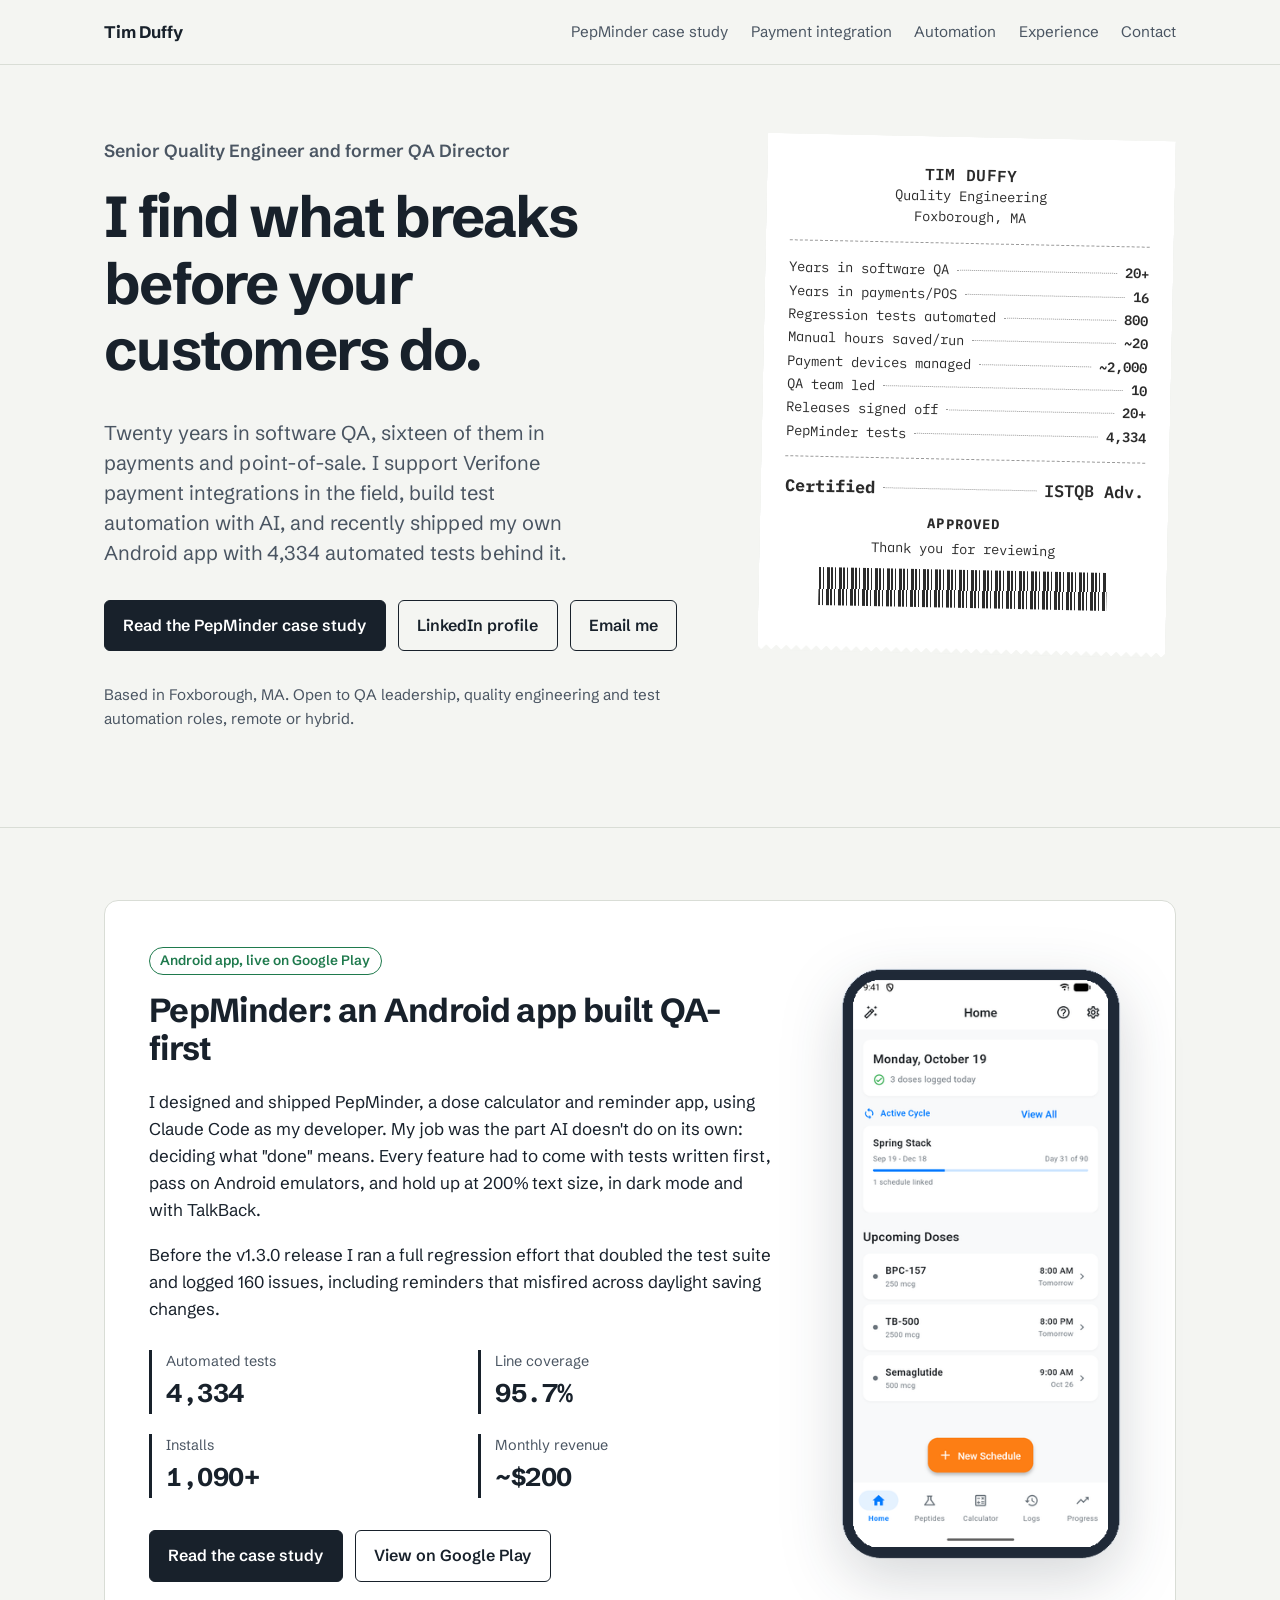
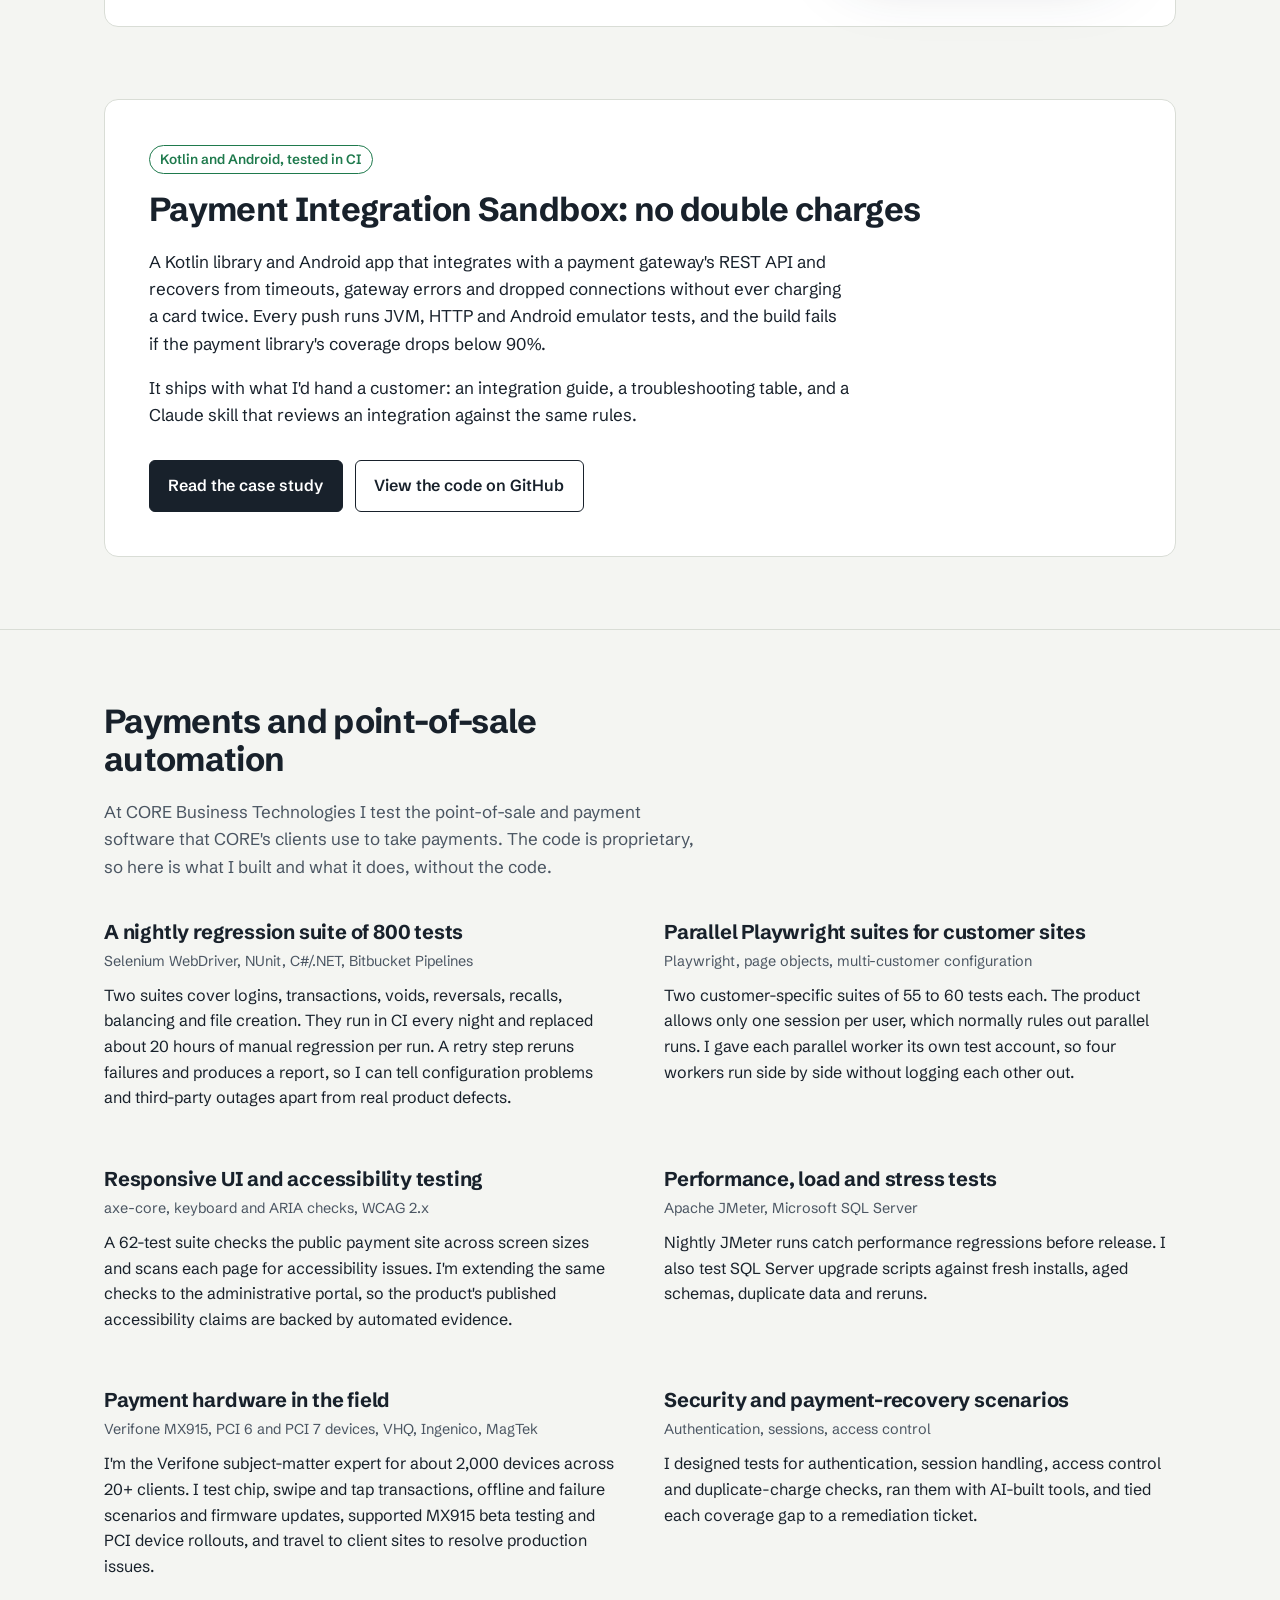
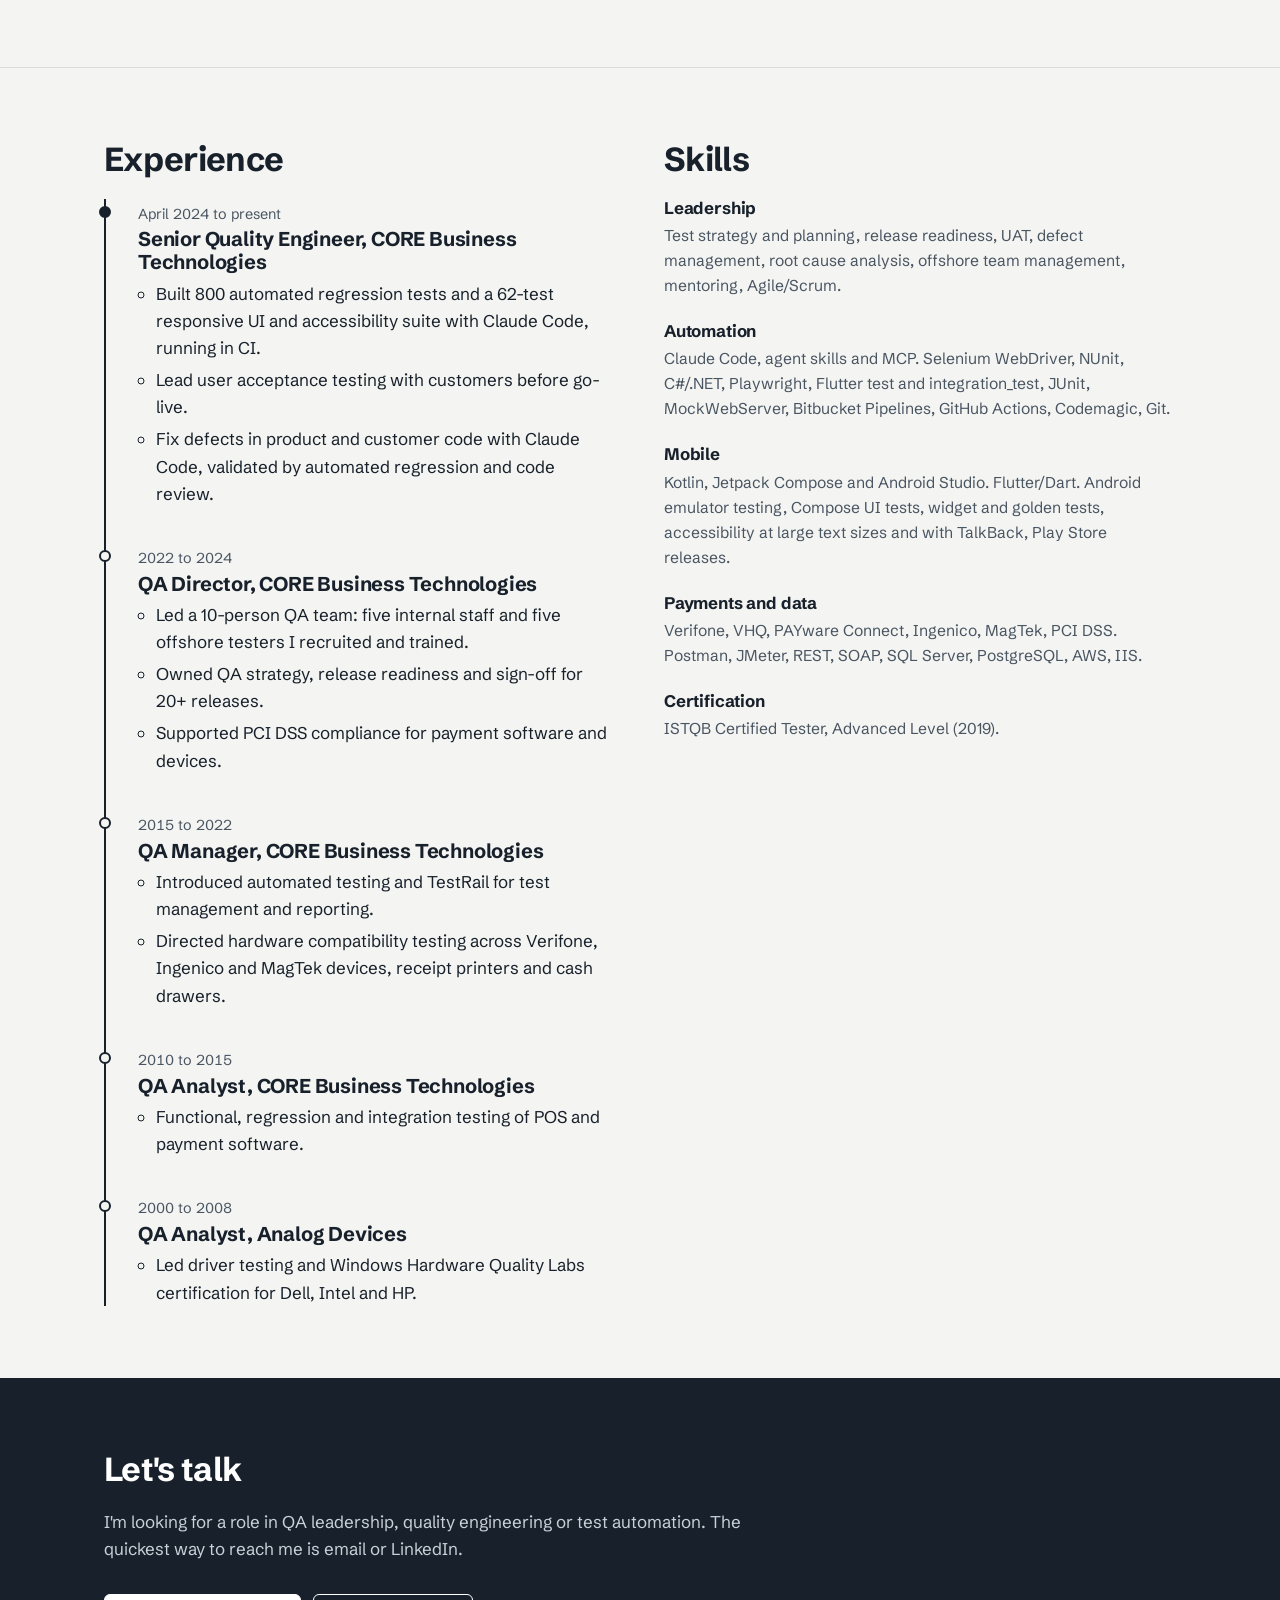
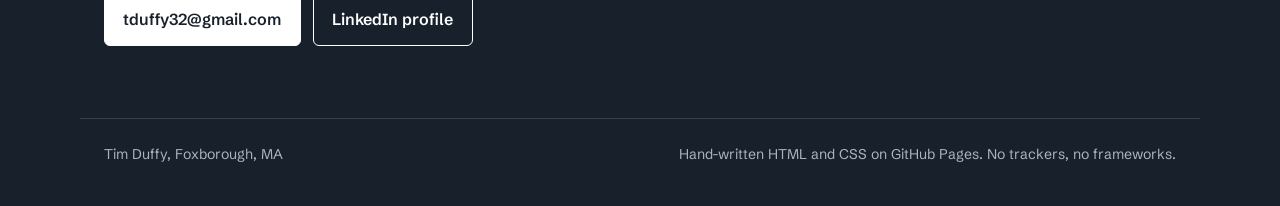
<file: index.html>
<!DOCTYPE html>
<html lang="en">
<head>
<meta charset="utf-8">
<meta name="viewport" content="width=device-width, initial-scale=1">
<title>Tim Duffy, Senior Quality Engineer</title>
<meta name="description" content="Tim Duffy: 20+ years in software QA, 16 in payments and point-of-sale. QA leadership, AI-assisted test automation, and PepMinder, an Android app shipped with 4,334 automated tests.">
<meta property="og:title" content="Tim Duffy, Senior Quality Engineer">
<meta property="og:description" content="QA leadership, payments and POS testing, AI-assisted automation, and an Android app shipped with 4,334 automated tests.">
<meta property="og:type" content="website">
<link rel="preconnect" href="https://fonts.googleapis.com">
<link rel="preconnect" href="https://fonts.gstatic.com" crossorigin>
<link href="https://fonts.googleapis.com/css2?family=IBM+Plex+Mono:wght@400;600;700&family=Schibsted+Grotesk:wght@400;600;700&display=swap" rel="stylesheet">
<link rel="stylesheet" href="assets/site.css">
<link rel="icon" href="data:image/svg+xml,%3Csvg xmlns='http://www.w3.org/2000/svg' viewBox='0 0 32 32'%3E%3Crect width='32' height='32' rx='6' fill='%2318212b'/%3E%3Cpath d='M9 16.5l4.5 4.5L23 11.5' stroke='%23fff' stroke-width='3.2' fill='none' stroke-linecap='round' stroke-linejoin='round'/%3E%3C/svg%3E">
</head>
<body>
<a class="skip" href="#main">Skip to content</a>

<header class="site-head">
  <div class="wrap">
    <a class="brand" href="./">Tim Duffy</a>
    <nav class="site-nav" aria-label="Main">
      <a href="work/pepminder/">PepMinder case study</a>
      <a href="work/payment-sandbox/">Payment integration</a>
      <a href="#automation">Automation</a>
      <a href="#experience">Experience</a>
      <a href="#contact">Contact</a>
    </nav>
  </div>
</header>

<main id="main">

  <section class="hero" aria-labelledby="hero-title">
    <div class="wrap">
      <div>
        <p class="hero-role">Senior Quality Engineer and former QA Director</p>
        <h1 id="hero-title">I find what breaks before your customers do.</h1>
        <p class="lede">Twenty years in software QA, sixteen of them in payments and point-of-sale. I support Verifone payment integrations in the field, build test automation with AI, and recently shipped my own Android app with 4,334 automated tests behind it.</p>
        <div class="actions">
          <a class="btn btn-primary" href="work/pepminder/">Read the PepMinder case study</a>
          <a class="btn" href="https://www.linkedin.com/in/timothyduffy-qa">LinkedIn profile</a>
          <a class="btn" href="mailto:tduffy32@gmail.com">Email me</a>
        </div>
        <p class="hero-note">Based in Foxborough, MA. Open to QA leadership, quality engineering and test automation roles, remote or hybrid.</p>
      </div>

      <aside class="receipt" aria-label="Career summary">
        <h2>TIM DUFFY</h2>
        <p class="center">Quality Engineering</p>
        <p class="center">Foxborough, MA</p>
        <hr>
        <dl>
          <div class="line"><dt>Years in software QA</dt><span class="dots"></span><dd>20+</dd></div>
          <div class="line"><dt>Years in payments/POS</dt><span class="dots"></span><dd>16</dd></div>
          <div class="line"><dt>Regression tests automated</dt><span class="dots"></span><dd>800</dd></div>
          <div class="line"><dt>Manual hours saved/run</dt><span class="dots"></span><dd>~20</dd></div>
          <div class="line"><dt>Payment devices managed</dt><span class="dots"></span><dd>~2,000</dd></div>
          <div class="line"><dt>QA team led</dt><span class="dots"></span><dd>10</dd></div>
          <div class="line"><dt>Releases signed off</dt><span class="dots"></span><dd>20+</dd></div>
          <div class="line"><dt>PepMinder tests</dt><span class="dots"></span><dd>4,334</dd></div>
        </dl>
        <hr>
        <dl>
          <div class="line total"><dt>Certified</dt><span class="dots"></span><dd>ISTQB Adv.</dd></div>
        </dl>
        <p class="approved">APPROVED</p>
        <p class="center">Thank you for reviewing</p>
        <div class="barcode" aria-hidden="true"></div>
      </aside>
    </div>
  </section>

  <section id="pepminder" aria-labelledby="pm-title">
    <div class="wrap">
      <div class="feature">
        <div>
          <span class="tag">Android app, live on Google Play</span>
          <h2 id="pm-title">PepMinder: an Android app built QA-first</h2>
          <p>I designed and shipped PepMinder, a dose calculator and reminder app, using Claude Code as my developer. My job was the part AI doesn't do on its own: deciding what "done" means. Every feature had to come with tests written first, pass on Android emulators, and hold up at 200% text size, in dark mode and with TalkBack.</p>
          <p>Before the v1.3.0 release I ran a full regression effort that doubled the test suite and logged 160 issues, including reminders that misfired across daylight saving changes.</p>
          <dl class="facts">
            <div><dt>Automated tests</dt><dd>4,334</dd></div>
            <div><dt>Line coverage</dt><dd>95.7%</dd></div>
            <div><dt>Installs</dt><dd>1,090+</dd></div>
            <div><dt>Monthly revenue</dt><dd>~$200</dd></div>
          </dl>
          <div class="actions">
            <a class="btn btn-primary" href="work/pepminder/">Read the case study</a>
            <a class="btn" href="https://play.google.com/store/apps/details?id=com.pepminder.pep_minder">View on Google Play</a>
          </div>
        </div>
        <img class="feature-phone" src="assets/img/phone-home.png" width="324" height="684" alt="PepMinder home screen on an Android phone, showing today's logged doses, an active cycle and upcoming doses.">
      </div>
    </div>
  </section>


  <section id="payment-sandbox" class="flush" aria-labelledby="ps-title">
    <div class="wrap">
      <div class="feature feature-text">
        <div>
          <span class="tag">Kotlin and Android, tested in CI</span>
          <h2 id="ps-title">Payment Integration Sandbox: no double charges</h2>
          <p>A Kotlin library and Android app that integrates with a payment gateway's REST API and recovers from timeouts, gateway errors and dropped connections without ever charging a card twice. Every push runs JVM, HTTP and Android emulator tests, and the build fails if the payment library's coverage drops below 90%.</p>
          <p>It ships with what I'd hand a customer: an integration guide, a troubleshooting table, and a Claude skill that reviews an integration against the same rules.</p>
          <div class="actions">
            <a class="btn btn-primary" href="work/payment-sandbox/">Read the case study</a>
            <a class="btn" href="https://github.com/productforge-stack/payment-integration-sandbox">View the code on GitHub</a>
          </div>
        </div>
      </div>
    </div>
  </section>

  <section id="automation" aria-labelledby="auto-title">
    <div class="wrap">
      <div class="section-intro">
        <h2 id="auto-title">Payments and point-of-sale automation</h2>
        <p>At CORE Business Technologies I test the point-of-sale and payment software that CORE's clients use to take payments. The code is proprietary, so here is what I built and what it does, without the code.</p>
      </div>
      <div class="work">
        <article>
          <h3>A nightly regression suite of 800 tests</h3>
          <p class="tools">Selenium WebDriver, NUnit, C#/.NET, Bitbucket Pipelines</p>
          <p>Two suites cover logins, transactions, voids, reversals, recalls, balancing and file creation. They run in CI every night and replaced about 20 hours of manual regression per run. A retry step reruns failures and produces a report, so I can tell configuration problems and third-party outages apart from real product defects.</p>
        </article>
        <article>
          <h3>Parallel Playwright suites for customer sites</h3>
          <p class="tools">Playwright, page objects, multi-customer configuration</p>
          <p>Two customer-specific suites of 55 to 60 tests each. The product allows only one session per user, which normally rules out parallel runs. I gave each parallel worker its own test account, so four workers run side by side without logging each other out.</p>
        </article>
        <article>
          <h3>Responsive UI and accessibility testing</h3>
          <p class="tools">axe-core, keyboard and ARIA checks, WCAG 2.x</p>
          <p>A 62-test suite checks the public payment site across screen sizes and scans each page for accessibility issues. I'm extending the same checks to the administrative portal, so the product's published accessibility claims are backed by automated evidence.</p>
        </article>
        <article>
          <h3>Performance, load and stress tests</h3>
          <p class="tools">Apache JMeter, Microsoft SQL Server</p>
          <p>Nightly JMeter runs catch performance regressions before release. I also test SQL Server upgrade scripts against fresh installs, aged schemas, duplicate data and reruns.</p>
        </article>
        <article>
          <h3>Payment hardware in the field</h3>
          <p class="tools">Verifone MX915, PCI 6 and PCI 7 devices, VHQ, Ingenico, MagTek</p>
          <p>I'm the Verifone subject-matter expert for about 2,000 devices across 20+ clients. I test chip, swipe and tap transactions, offline and failure scenarios and firmware updates, supported MX915 beta testing and PCI device rollouts, and travel to client sites to resolve production issues.</p>
        </article>
        <article>
          <h3>Security and payment-recovery scenarios</h3>
          <p class="tools">Authentication, sessions, access control</p>
          <p>I designed tests for authentication, session handling, access control and duplicate-charge checks, ran them with AI-built tools, and tied each coverage gap to a remediation ticket.</p>
        </article>
      </div>
    </div>
  </section>

  <section id="experience" aria-labelledby="exp-title">
    <div class="wrap two-col">
      <div>
        <h2 id="exp-title">Experience</h2>
        <ol class="timeline" reversed>
          <li>
            <span class="when">April 2024 to present</span>
            <h3>Senior Quality Engineer, CORE Business Technologies</h3>
            <ul>
              <li>Built 800 automated regression tests and a 62-test responsive UI and accessibility suite with Claude Code, running in CI.</li>
              <li>Lead user acceptance testing with customers before go-live.</li>
              <li>Fix defects in product and customer code with Claude Code, validated by automated regression and code review.</li>
            </ul>
          </li>
          <li>
            <span class="when">2022 to 2024</span>
            <h3>QA Director, CORE Business Technologies</h3>
            <ul>
              <li>Led a 10-person QA team: five internal staff and five offshore testers I recruited and trained.</li>
              <li>Owned QA strategy, release readiness and sign-off for 20+ releases.</li>
              <li>Supported PCI DSS compliance for payment software and devices.</li>
            </ul>
          </li>
          <li>
            <span class="when">2015 to 2022</span>
            <h3>QA Manager, CORE Business Technologies</h3>
            <ul>
              <li>Introduced automated testing and TestRail for test management and reporting.</li>
              <li>Directed hardware compatibility testing across Verifone, Ingenico and MagTek devices, receipt printers and cash drawers.</li>
            </ul>
          </li>
          <li>
            <span class="when">2010 to 2015</span>
            <h3>QA Analyst, CORE Business Technologies</h3>
            <ul>
              <li>Functional, regression and integration testing of POS and payment software.</li>
            </ul>
          </li>
          <li>
            <span class="when">2000 to 2008</span>
            <h3>QA Analyst, Analog Devices</h3>
            <ul>
              <li>Led driver testing and Windows Hardware Quality Labs certification for Dell, Intel and HP.</li>
            </ul>
          </li>
        </ol>
      </div>
      <div>
        <h2>Skills</h2>
        <div class="skills skills-stack">
          <div>
            <h3>Leadership</h3>
            <p>Test strategy and planning, release readiness, UAT, defect management, root cause analysis, offshore team management, mentoring, Agile/Scrum.</p>
          </div>
          <div>
            <h3>Automation</h3>
            <p>Claude Code, agent skills and MCP. Selenium WebDriver, NUnit, C#/.NET, Playwright, Flutter test and integration_test, JUnit, MockWebServer, Bitbucket Pipelines, GitHub Actions, Codemagic, Git.</p>
          </div>
          <div>
            <h3>Mobile</h3>
            <p>Kotlin, Jetpack Compose and Android Studio. Flutter/Dart. Android emulator testing, Compose UI tests, widget and golden tests, accessibility at large text sizes and with TalkBack, Play Store releases.</p>
          </div>
          <div>
            <h3>Payments and data</h3>
            <p>Verifone, VHQ, PAYware Connect, Ingenico, MagTek, PCI DSS. Postman, JMeter, REST, SOAP, SQL Server, PostgreSQL, AWS, IIS.</p>
          </div>
          <div>
            <h3>Certification</h3>
            <p>ISTQB Certified Tester, Advanced Level (2019).</p>
          </div>
        </div>
      </div>
    </div>
  </section>

  <section id="contact" class="contact" aria-labelledby="contact-title">
    <div class="wrap">
      <h2 id="contact-title">Let's talk</h2>
      <p>I'm looking for a role in QA leadership, quality engineering or test automation. The quickest way to reach me is email or LinkedIn.</p>
      <div class="actions">
        <a class="btn btn-primary" href="mailto:tduffy32@gmail.com">tduffy32@gmail.com</a>
        <a class="btn" href="https://www.linkedin.com/in/timothyduffy-qa">LinkedIn profile</a>
      </div>
    </div>
  </section>
</main>

<footer class="site-foot">
  <div class="wrap">
    <span>Tim Duffy, Foxborough, MA</span>
    <span>Hand-written HTML and CSS on GitHub Pages. No trackers, no frameworks.</span>
  </div>
</footer>
</body>
</html>
</file>
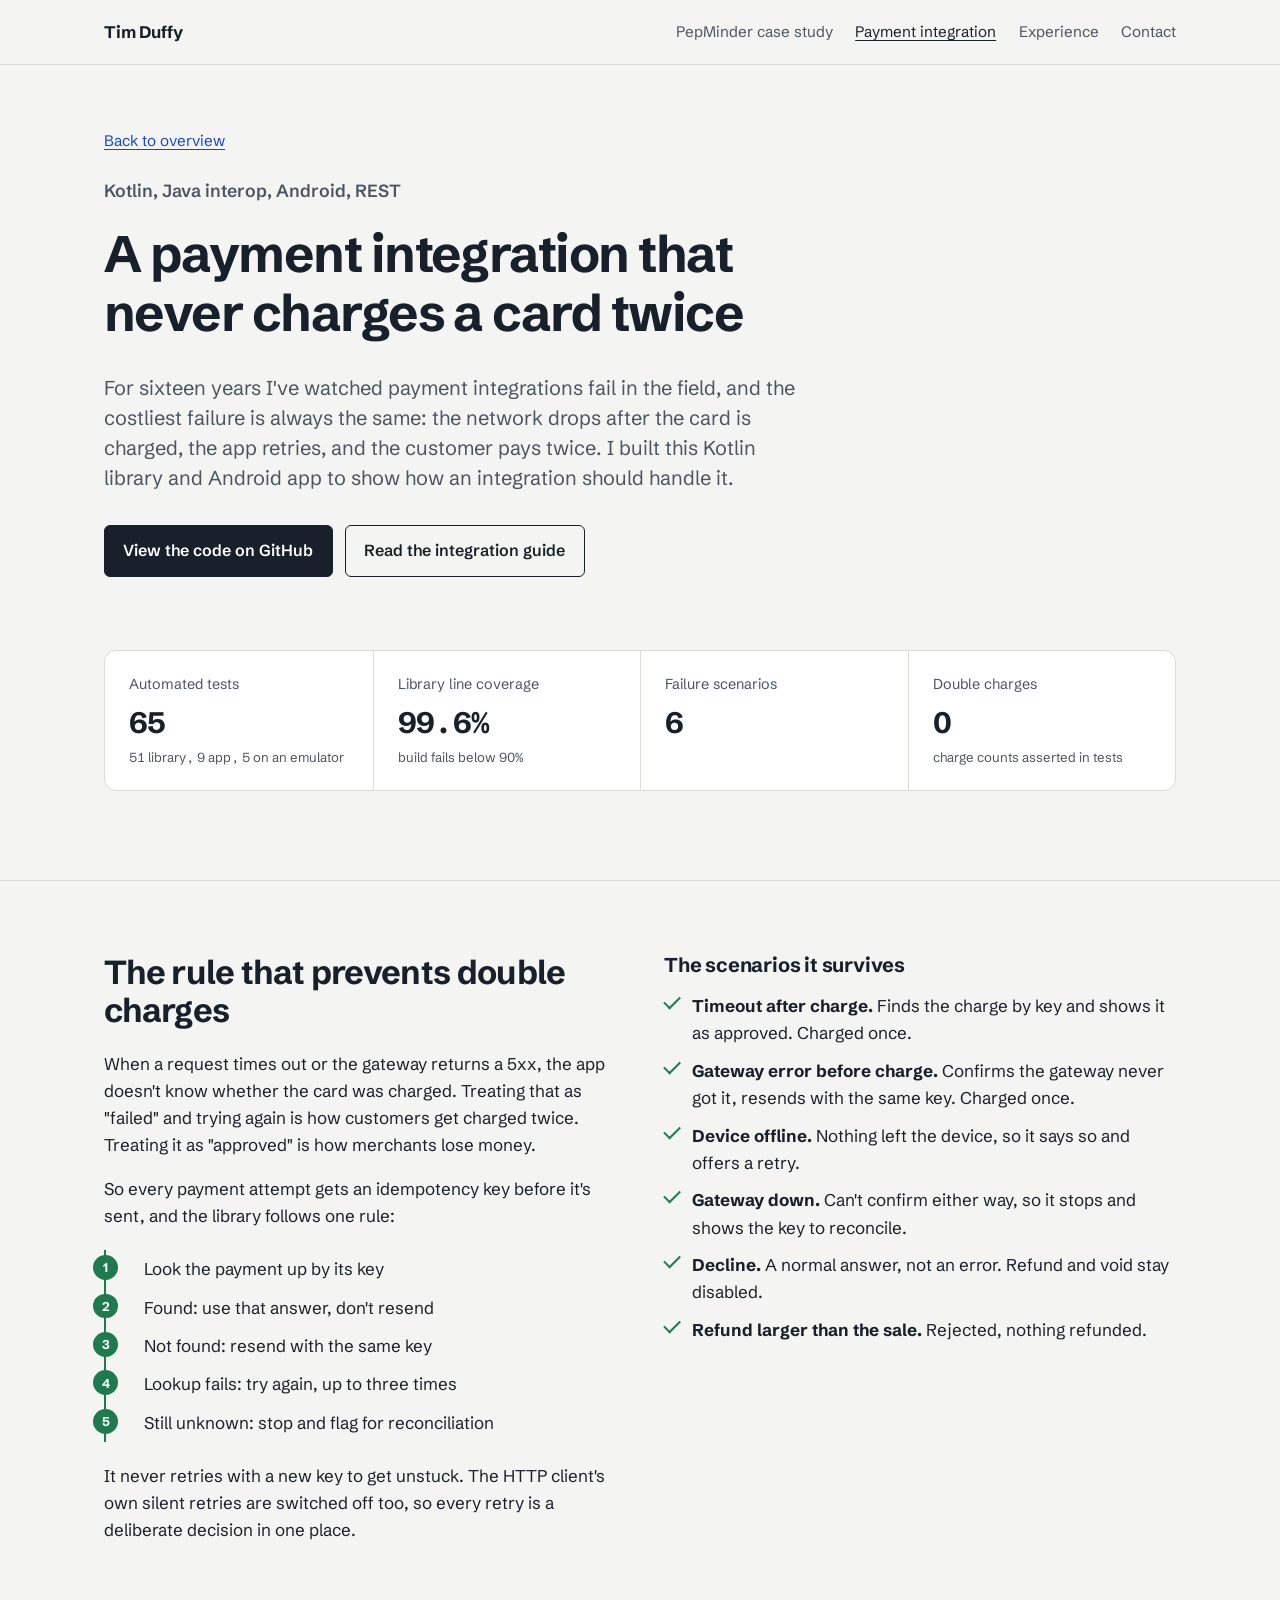
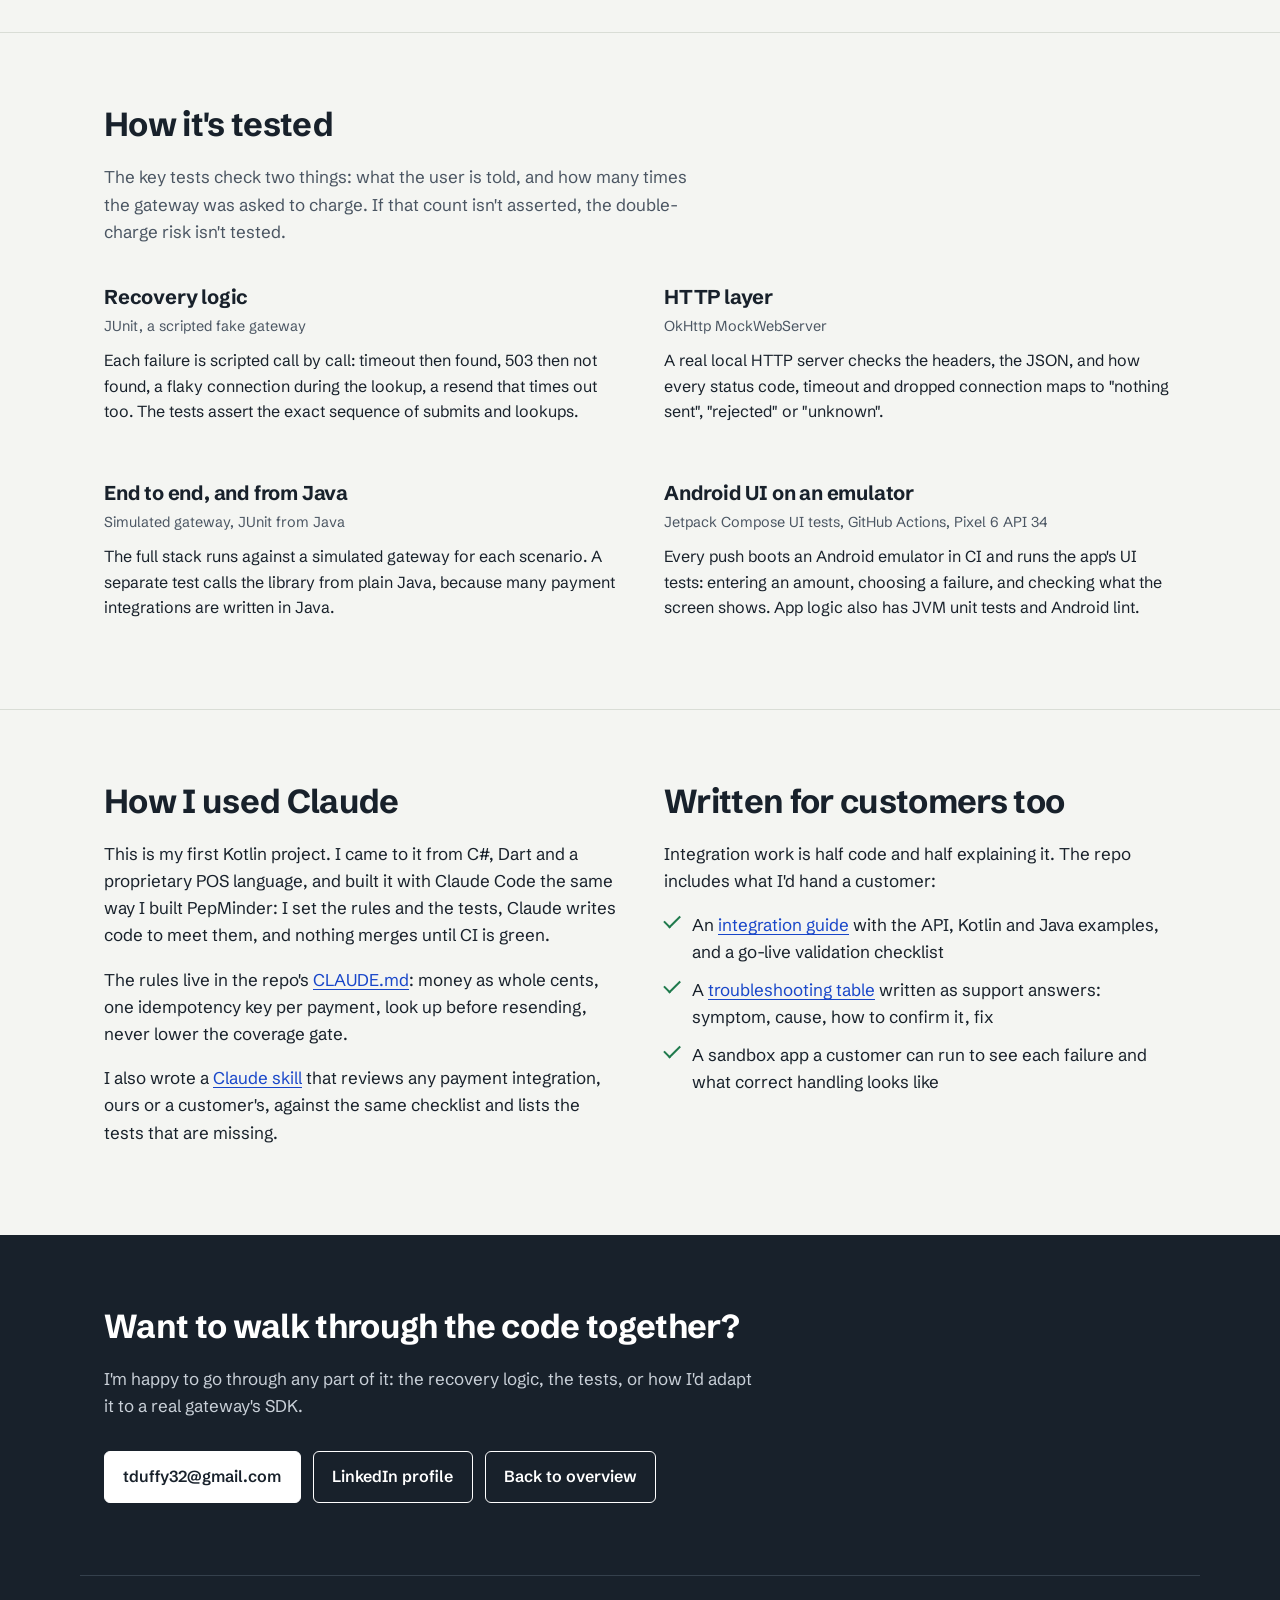
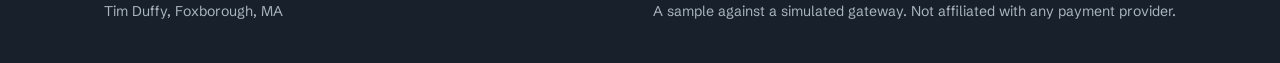
<file: work/payment-sandbox/index.html>
<!DOCTYPE html>
<html lang="en">
<head>
<meta charset="utf-8">
<meta name="viewport" content="width=device-width, initial-scale=1">
<title>Payment Integration Sandbox: Kotlin, Android and safe retries | Tim Duffy</title>
<meta name="description" content="A Kotlin library and Android app that integrates with a payment gateway's REST API and recovers from timeouts without double-charging, tested on the JVM and on an Android emulator in CI.">
<meta property="og:title" content="Payment Integration Sandbox: Kotlin, Android and safe retries">
<meta property="og:description" content="A Kotlin and Android payment integration that never double-charges, with JVM, HTTP and emulator tests in CI.">
<meta property="og:type" content="article">
<link rel="preconnect" href="https://fonts.googleapis.com">
<link rel="preconnect" href="https://fonts.gstatic.com" crossorigin>
<link href="https://fonts.googleapis.com/css2?family=IBM+Plex+Mono:wght@400;600;700&family=Schibsted+Grotesk:wght@400;600;700&display=swap" rel="stylesheet">
<link rel="stylesheet" href="../../assets/site.css">
<link rel="icon" href="data:image/svg+xml,%3Csvg xmlns='http://www.w3.org/2000/svg' viewBox='0 0 32 32'%3E%3Crect width='32' height='32' rx='6' fill='%2318212b'/%3E%3Cpath d='M9 16.5l4.5 4.5L23 11.5' stroke='%23fff' stroke-width='3.2' fill='none' stroke-linecap='round' stroke-linejoin='round'/%3E%3C/svg%3E">
</head>
<body>
<a class="skip" href="#main">Skip to content</a>

<header class="site-head">
  <div class="wrap">
    <a class="brand" href="../../">Tim Duffy</a>
    <nav class="site-nav" aria-label="Main">
      <a href="../pepminder/">PepMinder case study</a>
      <a href="./" aria-current="page">Payment integration</a>
      <a href="../../#experience">Experience</a>
      <a href="../../#contact">Contact</a>
    </nav>
  </div>
</header>

<main id="main">

  <section class="cs-hero cs-hero-text" aria-labelledby="cs-title">
    <div class="wrap">
      <div>
        <p class="crumb"><a href="../../">Back to overview</a></p>
        <p class="hero-role">Kotlin, Java interop, Android, REST</p>
        <h1 id="cs-title">A payment integration that never charges a card twice</h1>
        <p class="lede">For sixteen years I've watched payment integrations fail in the field, and the costliest failure is always the same: the network drops after the card is charged, the app retries, and the customer pays twice. I built this Kotlin library and Android app to show how an integration should handle it.</p>
        <div class="actions">
          <a class="btn btn-primary" href="https://github.com/productforge-stack/payment-integration-sandbox">View the code on GitHub</a>
          <a class="btn" href="https://github.com/productforge-stack/payment-integration-sandbox/blob/main/docs/INTEGRATION_GUIDE.md">Read the integration guide</a>
        </div>
      </div>
    </div>
  </section>

  <section aria-label="Results" class="flush">
    <div class="wrap">
      <dl class="scoreboard">
        <div><dt>Automated tests</dt><dd>65<span class="note">51 library, 9 app, 5 on an emulator</span></dd></div>
        <div><dt>Library line coverage</dt><dd>99.6%<span class="note">build fails below 90%</span></dd></div>
        <div><dt>Failure scenarios</dt><dd>6</dd></div>
        <div><dt>Double charges</dt><dd>0<span class="note">charge counts asserted in tests</span></dd></div>
      </dl>
    </div>
  </section>

  <section aria-labelledby="rule-title">
    <div class="wrap two-col">
      <div class="prose">
        <h2 id="rule-title">The rule that prevents double charges</h2>
        <p>When a request times out or the gateway returns a 5xx, the app doesn't know whether the card was charged. Treating that as "failed" and trying again is how customers get charged twice. Treating it as "approved" is how merchants lose money.</p>
        <p>So every payment attempt gets an idempotency key before it's sent, and the library follows one rule:</p>
        <ol class="pipeline" aria-label="Recovery steps">
          <li>Look the payment up by its key</li>
          <li>Found: use that answer, don't resend</li>
          <li>Not found: resend with the same key</li>
          <li>Lookup fails: try again, up to three times</li>
          <li>Still unknown: stop and flag for reconciliation</li>
        </ol>
        <p>It never retries with a new key to get unstuck. The HTTP client's own silent retries are switched off too, so every retry is a deliberate decision in one place.</p>
      </div>
      <div>
        <h3>The scenarios it survives</h3>
        <ul class="checklist">
          <li><strong>Timeout after charge.</strong> Finds the charge by key and shows it as approved. Charged once.</li>
          <li><strong>Gateway error before charge.</strong> Confirms the gateway never got it, resends with the same key. Charged once.</li>
          <li><strong>Device offline.</strong> Nothing left the device, so it says so and offers a retry.</li>
          <li><strong>Gateway down.</strong> Can't confirm either way, so it stops and shows the key to reconcile.</li>
          <li><strong>Decline.</strong> A normal answer, not an error. Refund and void stay disabled.</li>
          <li><strong>Refund larger than the sale.</strong> Rejected, nothing refunded.</li>
        </ul>
      </div>
    </div>
  </section>

  <section aria-labelledby="test-title">
    <div class="wrap">
      <div class="section-intro">
        <h2 id="test-title">How it's tested</h2>
        <p>The key tests check two things: what the user is told, and how many times the gateway was asked to charge. If that count isn't asserted, the double-charge risk isn't tested.</p>
      </div>
      <div class="work">
        <article>
          <h3>Recovery logic</h3>
          <p class="tools">JUnit, a scripted fake gateway</p>
          <p>Each failure is scripted call by call: timeout then found, 503 then not found, a flaky connection during the lookup, a resend that times out too. The tests assert the exact sequence of submits and lookups.</p>
        </article>
        <article>
          <h3>HTTP layer</h3>
          <p class="tools">OkHttp MockWebServer</p>
          <p>A real local HTTP server checks the headers, the JSON, and how every status code, timeout and dropped connection maps to "nothing sent", "rejected" or "unknown".</p>
        </article>
        <article>
          <h3>End to end, and from Java</h3>
          <p class="tools">Simulated gateway, JUnit from Java</p>
          <p>The full stack runs against a simulated gateway for each scenario. A separate test calls the library from plain Java, because many payment integrations are written in Java.</p>
        </article>
        <article>
          <h3>Android UI on an emulator</h3>
          <p class="tools">Jetpack Compose UI tests, GitHub Actions, Pixel 6 API 34</p>
          <p>Every push boots an Android emulator in CI and runs the app's UI tests: entering an amount, choosing a failure, and checking what the screen shows. App logic also has JVM unit tests and Android lint.</p>
        </article>
      </div>
    </div>
  </section>

  <section aria-labelledby="claude-title">
    <div class="wrap two-col">
      <div class="prose">
        <h2 id="claude-title">How I used Claude</h2>
        <p>This is my first Kotlin project. I came to it from C#, Dart and a proprietary POS language, and built it with Claude Code the same way I built PepMinder: I set the rules and the tests, Claude writes code to meet them, and nothing merges until CI is green.</p>
        <p>The rules live in the repo's <a href="https://github.com/productforge-stack/payment-integration-sandbox/blob/main/CLAUDE.md">CLAUDE.md</a>: money as whole cents, one idempotency key per payment, look up before resending, never lower the coverage gate.</p>
        <p>I also wrote a <a href="https://github.com/productforge-stack/payment-integration-sandbox/blob/main/.claude/skills/payment-integration-review/SKILL.md">Claude skill</a> that reviews any payment integration, ours or a customer's, against the same checklist and lists the tests that are missing.</p>
      </div>
      <div class="prose">
        <h2>Written for customers too</h2>
        <p>Integration work is half code and half explaining it. The repo includes what I'd hand a customer:</p>
        <ul class="checklist">
          <li>An <a href="https://github.com/productforge-stack/payment-integration-sandbox/blob/main/docs/INTEGRATION_GUIDE.md">integration guide</a> with the API, Kotlin and Java examples, and a go-live validation checklist</li>
          <li>A <a href="https://github.com/productforge-stack/payment-integration-sandbox/blob/main/docs/TROUBLESHOOTING.md">troubleshooting table</a> written as support answers: symptom, cause, how to confirm it, fix</li>
          <li>A sandbox app a customer can run to see each failure and what correct handling looks like</li>
        </ul>
      </div>
    </div>
  </section>

  <section id="contact" class="contact" aria-labelledby="contact-title">
    <div class="wrap">
      <h2 id="contact-title">Want to walk through the code together?</h2>
      <p>I'm happy to go through any part of it: the recovery logic, the tests, or how I'd adapt it to a real gateway's SDK.</p>
      <div class="actions">
        <a class="btn btn-primary" href="mailto:tduffy32@gmail.com">tduffy32@gmail.com</a>
        <a class="btn" href="https://www.linkedin.com/in/timothyduffy-qa">LinkedIn profile</a>
        <a class="btn" href="../../">Back to overview</a>
      </div>
    </div>
  </section>
</main>

<footer class="site-foot">
  <div class="wrap">
    <span>Tim Duffy, Foxborough, MA</span>
    <span>A sample against a simulated gateway. Not affiliated with any payment provider.</span>
  </div>
</footer>
</body>
</html>
</file>
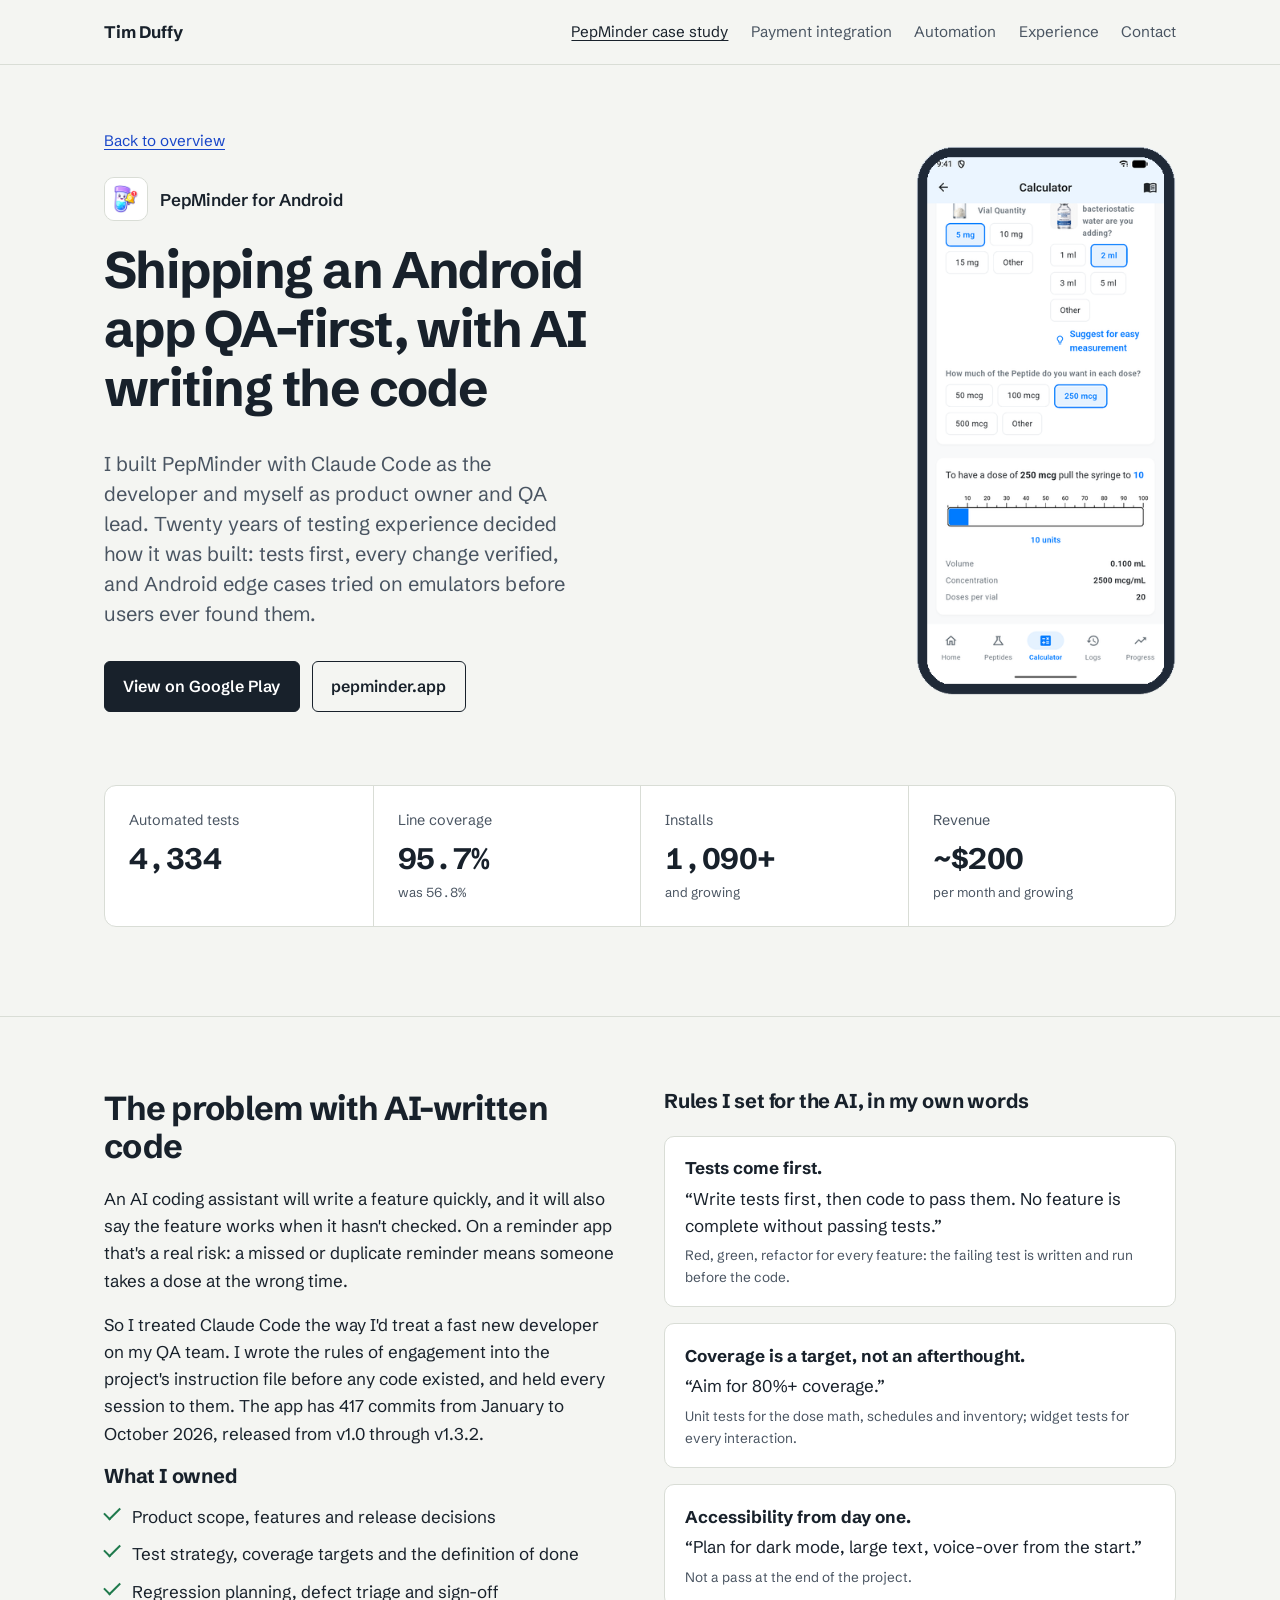
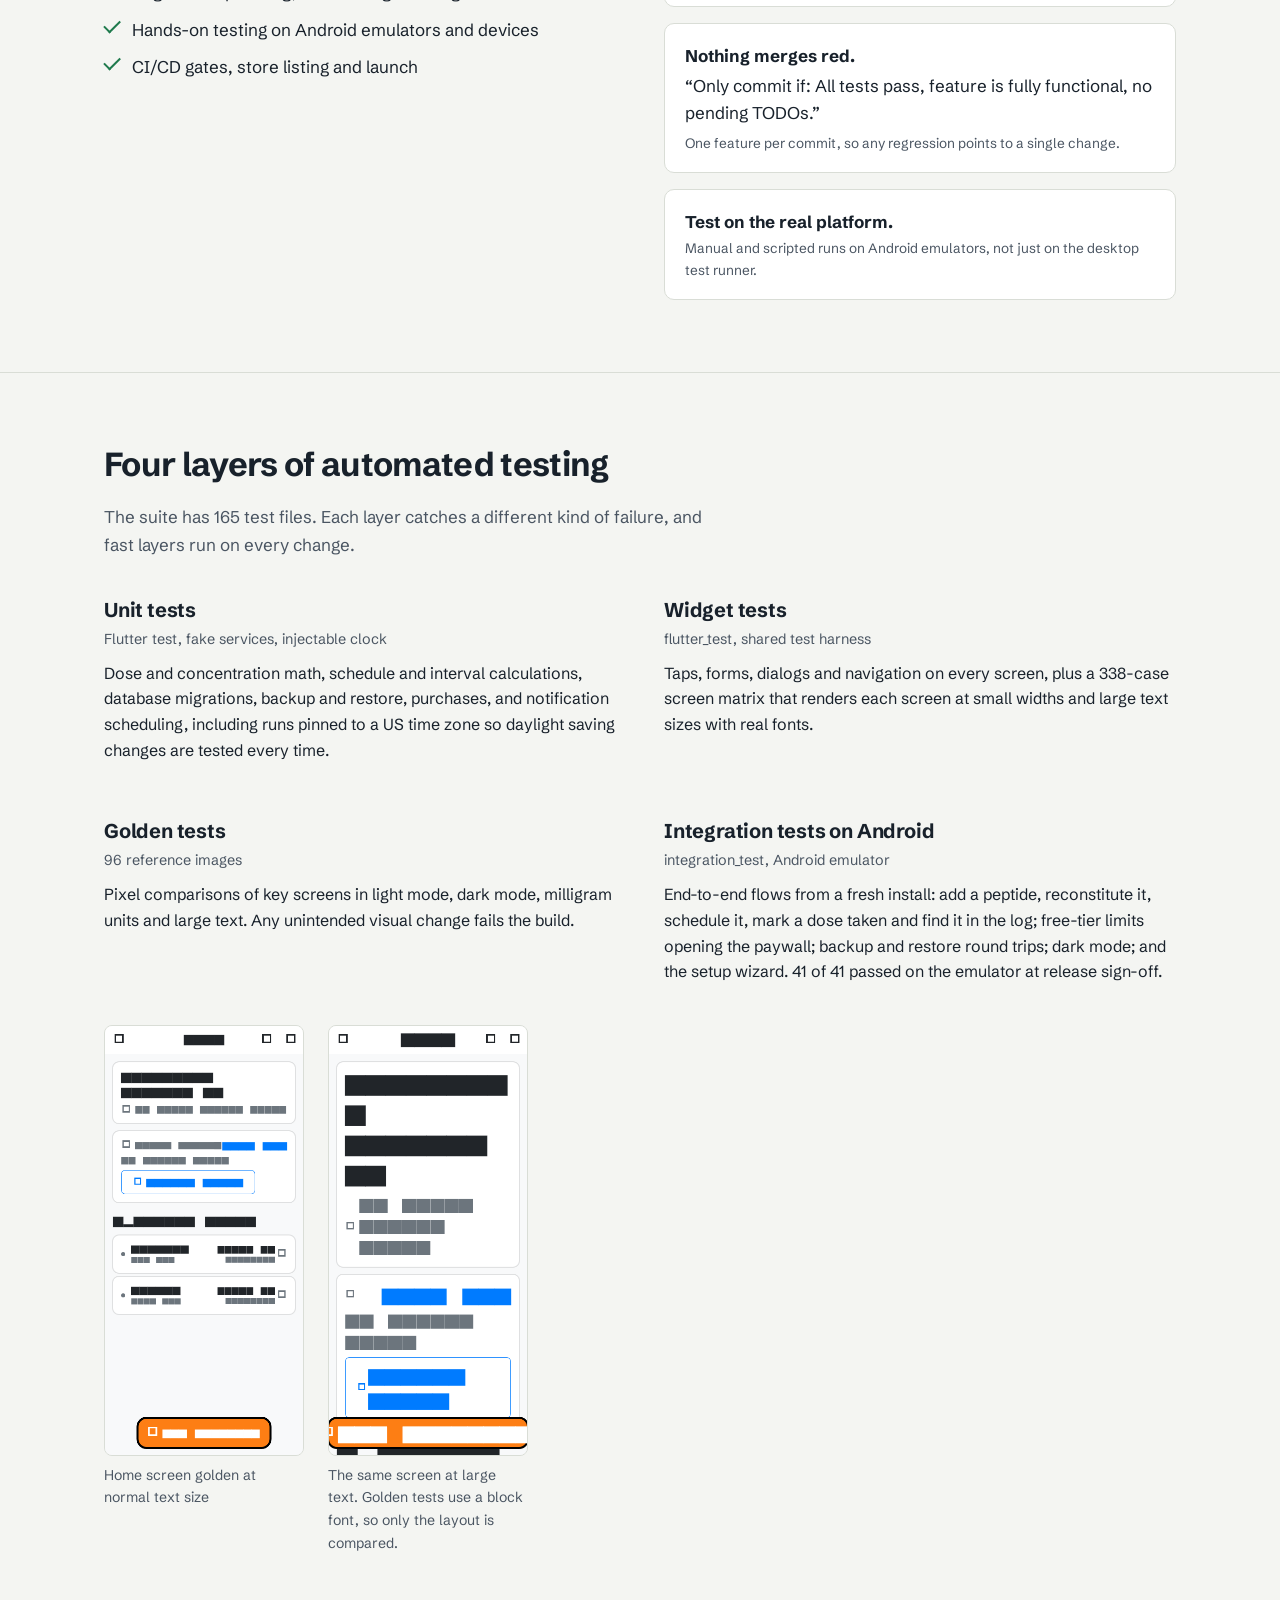
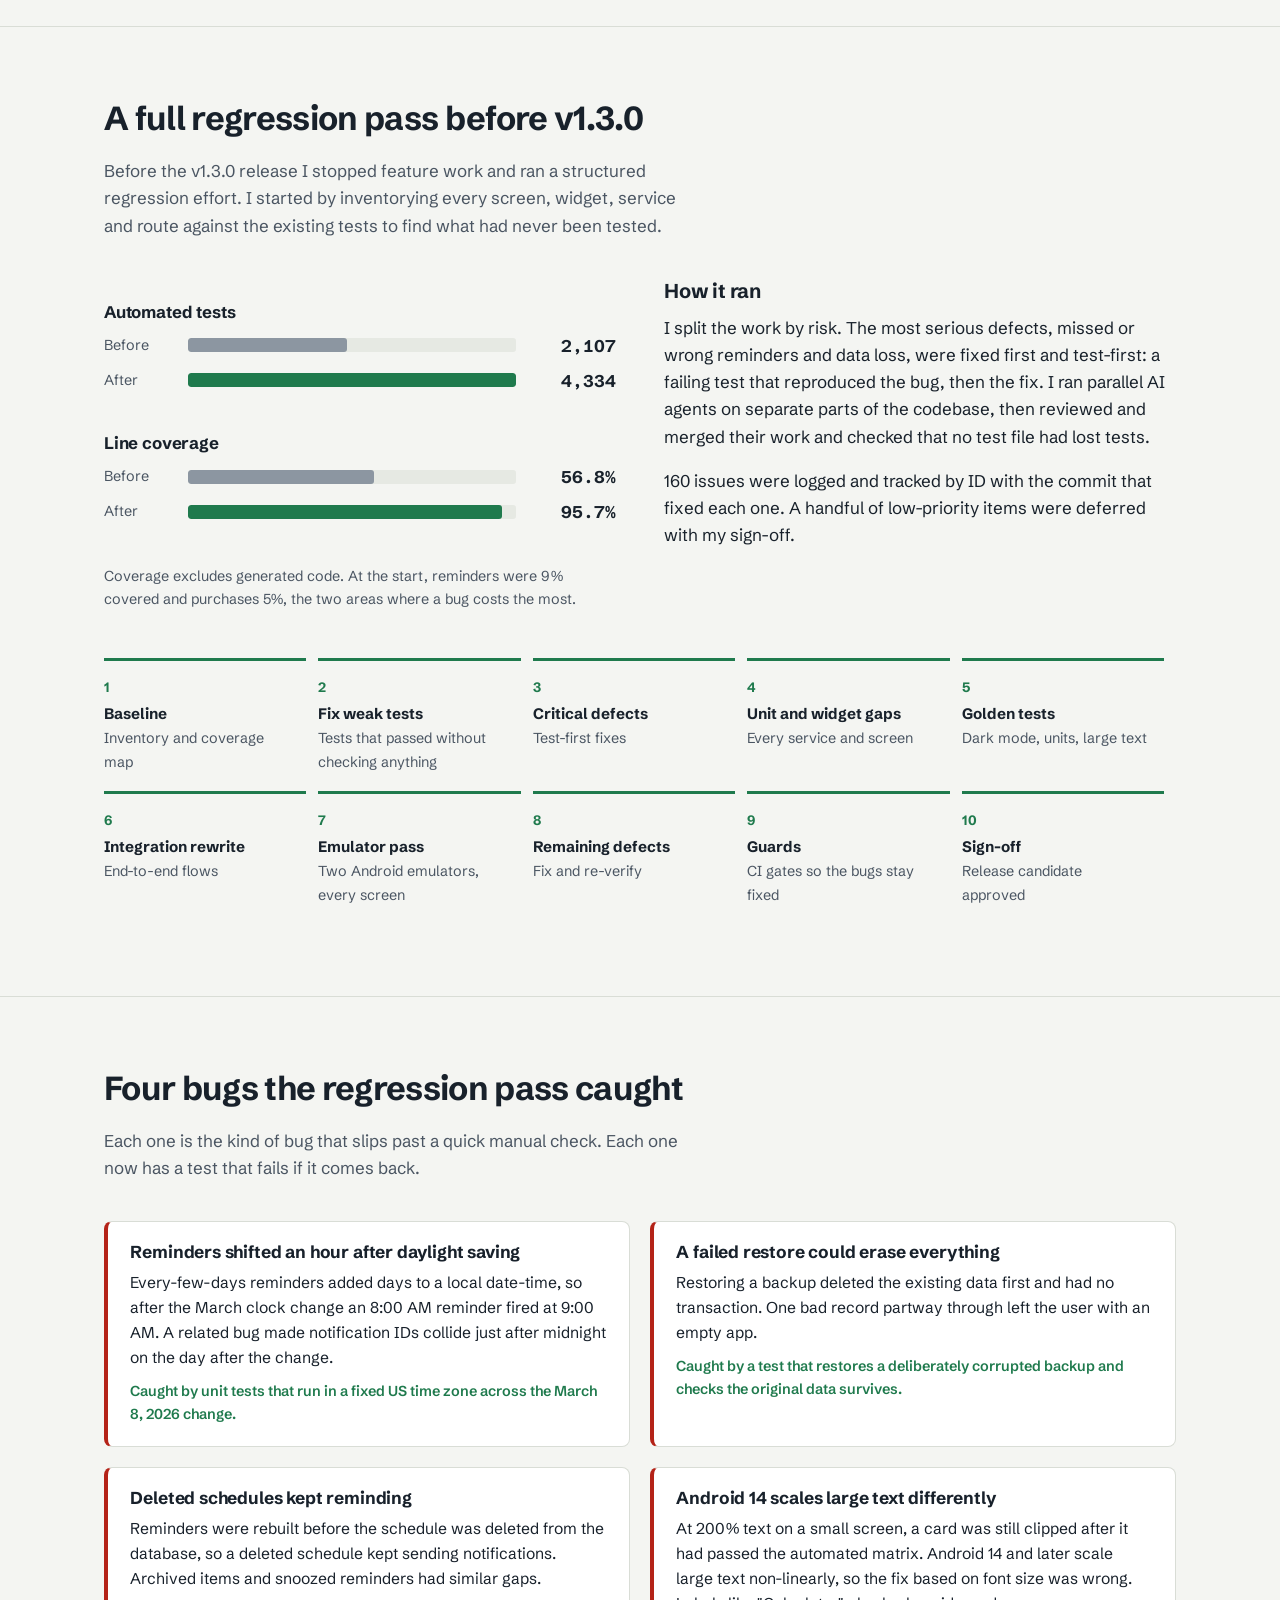
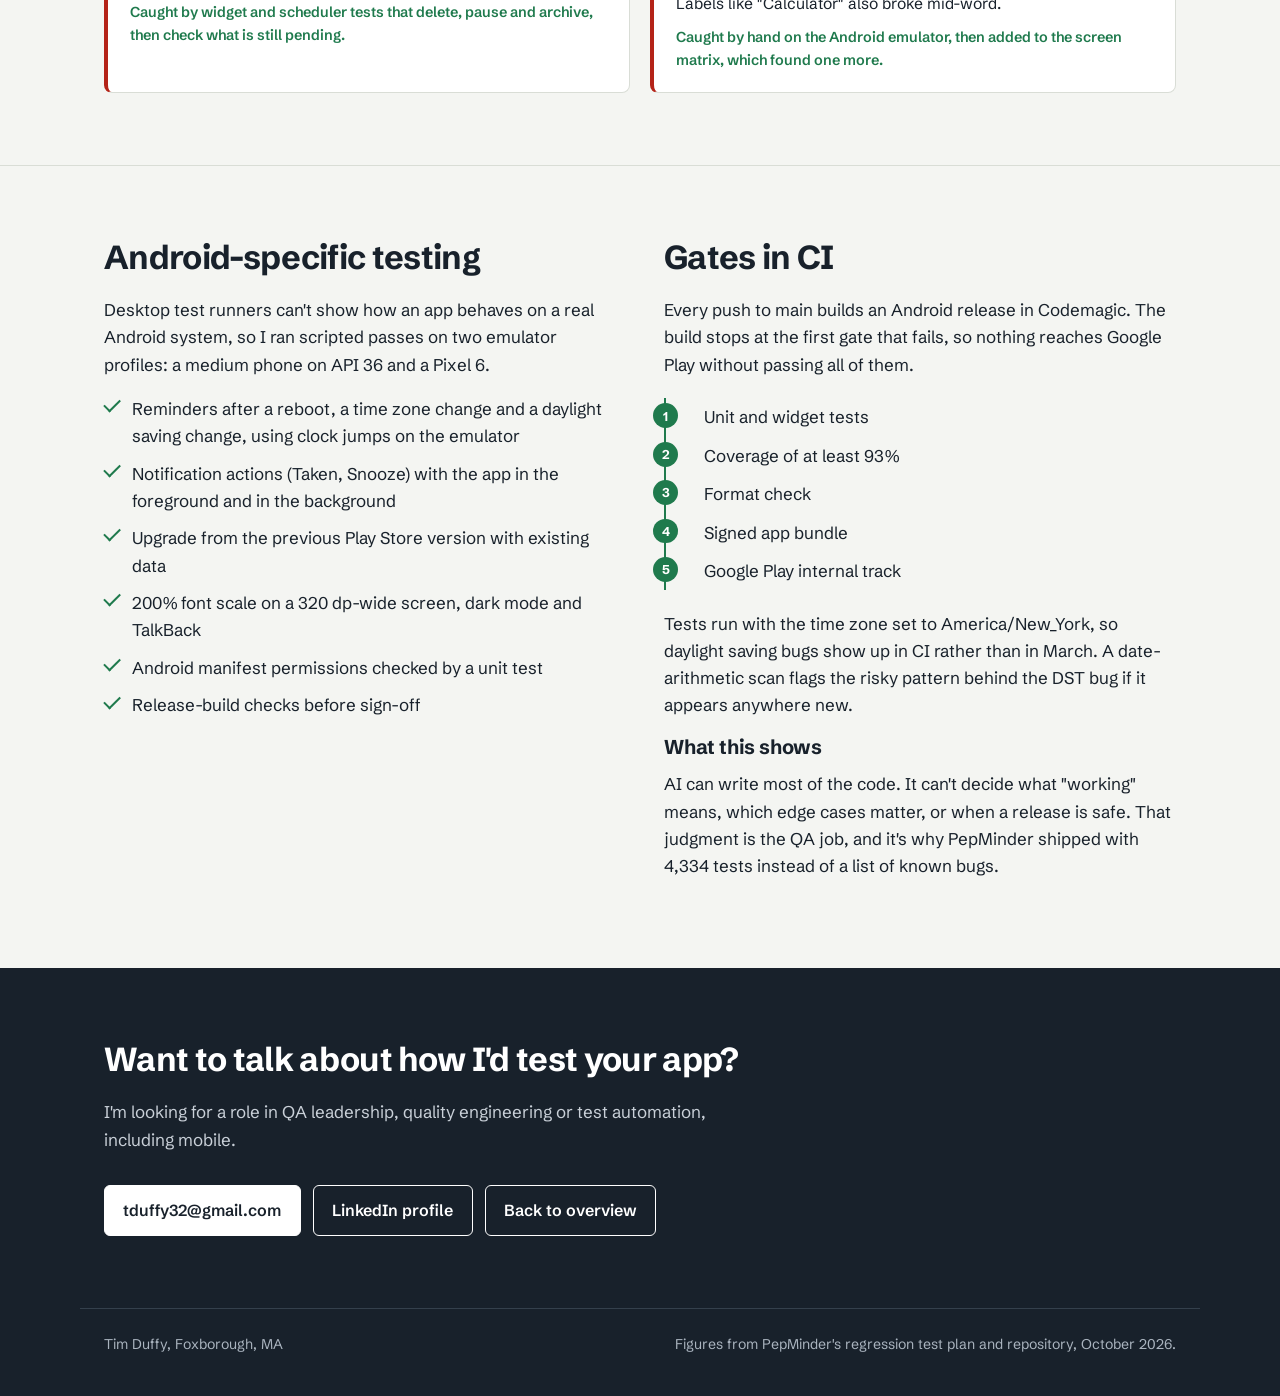
<file: work/pepminder/index.html>
<!DOCTYPE html>
<html lang="en">
<head>
<meta charset="utf-8">
<meta name="viewport" content="width=device-width, initial-scale=1">
<title>PepMinder case study: shipping an Android app QA-first | Tim Duffy</title>
<meta name="description" content="How Tim Duffy shipped PepMinder, an Android app on Google Play, by directing AI development with a QA-first process: test-driven development, 4,334 automated tests, 95.7% coverage and emulator testing.">
<meta property="og:title" content="PepMinder: shipping an Android app QA-first">
<meta property="og:description" content="4,334 automated tests, 95.7% line coverage, 160 issues logged in one regression pass, and 1,090+ installs on Google Play.">
<meta property="og:type" content="article">
<link rel="preconnect" href="https://fonts.googleapis.com">
<link rel="preconnect" href="https://fonts.gstatic.com" crossorigin>
<link href="https://fonts.googleapis.com/css2?family=IBM+Plex+Mono:wght@400;600;700&family=Schibsted+Grotesk:wght@400;600;700&display=swap" rel="stylesheet">
<link rel="stylesheet" href="../../assets/site.css">
<link rel="icon" href="data:image/svg+xml,%3Csvg xmlns='http://www.w3.org/2000/svg' viewBox='0 0 32 32'%3E%3Crect width='32' height='32' rx='6' fill='%2318212b'/%3E%3Cpath d='M9 16.5l4.5 4.5L23 11.5' stroke='%23fff' stroke-width='3.2' fill='none' stroke-linecap='round' stroke-linejoin='round'/%3E%3C/svg%3E">
</head>
<body>
<a class="skip" href="#main">Skip to content</a>

<header class="site-head">
  <div class="wrap">
    <a class="brand" href="../../">Tim Duffy</a>
    <nav class="site-nav" aria-label="Main">
      <a href="./" aria-current="page">PepMinder case study</a>
      <a href="../payment-sandbox/">Payment integration</a>
      <a href="../../#automation">Automation</a>
      <a href="../../#experience">Experience</a>
      <a href="../../#contact">Contact</a>
    </nav>
  </div>
</header>

<main id="main">

  <section class="cs-hero" aria-labelledby="cs-title">
    <div class="wrap">
      <div>
        <p class="crumb"><a href="../../">Back to overview</a></p>
        <div class="app-id"><img src="../../assets/img/pepminder-icon.png" width="44" height="44" alt=""> PepMinder for Android</div>
        <h1 id="cs-title">Shipping an Android app QA-first, with AI writing the code</h1>
        <p class="lede">I built PepMinder with Claude Code as the developer and myself as product owner and QA lead. Twenty years of testing experience decided how it was built: tests first, every change verified, and Android edge cases tried on emulators before users ever found them.</p>
        <div class="actions">
          <a class="btn btn-primary" href="https://play.google.com/store/apps/details?id=com.pepminder.pep_minder">View on Google Play</a>
          <a class="btn" href="https://pepminder.app">pepminder.app</a>
        </div>
      </div>
      <img src="../../assets/img/phone-calculator.png" width="324" height="684" alt="PepMinder's dose calculator on Android, showing a syringe filled to 10 units for a 250 mcg dose.">
    </div>
  </section>

  <section aria-label="Results" style="padding-top:0;border-top:0">
    <div class="wrap">
      <dl class="scoreboard">
        <div><dt>Automated tests</dt><dd>4,334</dd></div>
        <div><dt>Line coverage</dt><dd>95.7%<span class="note">was 56.8%</span></dd></div>
        <div><dt>Installs</dt><dd>1,090+<span class="note">and growing</span></dd></div>
        <div><dt>Revenue</dt><dd>~$200<span class="note">per month and growing</span></dd></div>
      </dl>
    </div>
  </section>

  <section aria-labelledby="role-title">
    <div class="wrap two-col">
      <div class="prose">
        <h2 id="role-title">The problem with AI-written code</h2>
        <p>An AI coding assistant will write a feature quickly, and it will also say the feature works when it hasn't checked. On a reminder app that's a real risk: a missed or duplicate reminder means someone takes a dose at the wrong time.</p>
        <p>So I treated Claude Code the way I'd treat a fast new developer on my QA team. I wrote the rules of engagement into the project's instruction file before any code existed, and held every session to them. The app has 417 commits from January to October 2026, released from v1.0 through v1.3.2.</p>
        <h3>What I owned</h3>
        <ul class="checklist">
          <li>Product scope, features and release decisions</li>
          <li>Test strategy, coverage targets and the definition of done</li>
          <li>Regression planning, defect triage and sign-off</li>
          <li>Hands-on testing on Android emulators and devices</li>
          <li>CI/CD gates, store listing and launch</li>
        </ul>
      </div>
      <div>
        <h3>Rules I set for the AI, in my own words</h3>
        <ol class="rules">
          <li><strong>Tests come first.</strong><q>Write tests first, then code to pass them. No feature is complete without passing tests.</q><span class="src">Red, green, refactor for every feature: the failing test is written and run before the code.</span></li>
          <li><strong>Coverage is a target, not an afterthought.</strong><q>Aim for 80%+ coverage.</q><span class="src">Unit tests for the dose math, schedules and inventory; widget tests for every interaction.</span></li>
          <li><strong>Accessibility from day one.</strong><q>Plan for dark mode, large text, voice-over from the start.</q><span class="src">Not a pass at the end of the project.</span></li>
          <li><strong>Nothing merges red.</strong><q>Only commit if: All tests pass, feature is fully functional, no pending TODOs.</q><span class="src">One feature per commit, so any regression points to a single change.</span></li>
          <li><strong>Test on the real platform.</strong><span class="src" style="margin-top:0">Manual and scripted runs on Android emulators, not just on the desktop test runner.</span></li>
        </ol>
      </div>
    </div>
  </section>

  <section aria-labelledby="layers-title">
    <div class="wrap">
      <div class="section-intro">
        <h2 id="layers-title">Four layers of automated testing</h2>
        <p>The suite has 165 test files. Each layer catches a different kind of failure, and fast layers run on every change.</p>
      </div>
      <div class="work">
        <article>
          <h3>Unit tests</h3>
          <p class="tools">Flutter test, fake services, injectable clock</p>
          <p>Dose and concentration math, schedule and interval calculations, database migrations, backup and restore, purchases, and notification scheduling, including runs pinned to a US time zone so daylight saving changes are tested every time.</p>
        </article>
        <article>
          <h3>Widget tests</h3>
          <p class="tools">flutter_test, shared test harness</p>
          <p>Taps, forms, dialogs and navigation on every screen, plus a 338-case screen matrix that renders each screen at small widths and large text sizes with real fonts.</p>
        </article>
        <article>
          <h3>Golden tests</h3>
          <p class="tools">96 reference images</p>
          <p>Pixel comparisons of key screens in light mode, dark mode, milligram units and large text. Any unintended visual change fails the build.</p>
        </article>
        <article>
          <h3>Integration tests on Android</h3>
          <p class="tools">integration_test, Android emulator</p>
          <p>End-to-end flows from a fresh install: add a peptide, reconstitute it, schedule it, mark a dose taken and find it in the log; free-tier limits opening the paywall; backup and restore round trips; dark mode; and the setup wizard. 41 of 41 passed on the emulator at release sign-off.</p>
        </article>
      </div>
      <div class="goldens">
        <figure>
          <img src="../../assets/img/golden-home-doses-light.png" width="393" height="852" alt="Golden test image of the home screen at normal text size. Text renders as solid blocks, the standard test font, so only layout is compared.">
          <figcaption>Home screen golden at normal text size</figcaption>
        </figure>
        <figure>
          <img src="../../assets/img/golden-home-doses-large-text-light.png" width="393" height="852" alt="The same golden at large text size. Cards grow taller and text wraps without clipping.">
          <figcaption>The same screen at large text. Golden tests use a block font, so only the layout is compared.</figcaption>
        </figure>
      </div>
    </div>
  </section>

  <section aria-labelledby="reg-title">
    <div class="wrap">
      <div class="section-intro">
        <h2 id="reg-title">A full regression pass before v1.3.0</h2>
        <p>Before the v1.3.0 release I stopped feature work and ran a structured regression effort. I started by inventorying every screen, widget, service and route against the existing tests to find what had never been tested.</p>
      </div>
      <div class="two-col">
        <div class="compare">
          <div>
            <h3>Automated tests</h3>
            <div class="bar"><span class="label">Before</span><span class="track"><span class="fill" style="width:48.6%"></span></span><span class="val">2,107</span></div>
            <div class="bar after"><span class="label">After</span><span class="track"><span class="fill" style="width:100%"></span></span><span class="val">4,334</span></div>
          </div>
          <div>
            <h3>Line coverage</h3>
            <div class="bar"><span class="label">Before</span><span class="track"><span class="fill" style="width:56.8%"></span></span><span class="val">56.8%</span></div>
            <div class="bar after"><span class="label">After</span><span class="track"><span class="fill" style="width:95.7%"></span></span><span class="val">95.7%</span></div>
          </div>
          <p class="small muted">Coverage excludes generated code. At the start, reminders were 9% covered and purchases 5%, the two areas where a bug costs the most.</p>
        </div>
        <div class="prose">
          <h3>How it ran</h3>
          <p>I split the work by risk. The most serious defects, missed or wrong reminders and data loss, were fixed first and test-first: a failing test that reproduced the bug, then the fix. I ran parallel AI agents on separate parts of the codebase, then reviewed and merged their work and checked that no test file had lost tests.</p>
          <p>160 issues were logged and tracked by ID with the commit that fixed each one. A handful of low-priority items were deferred with my sign-off.</p>
        </div>
      </div>
      <ol class="phases">
        <li><strong>Baseline</strong><span>Inventory and coverage map</span></li>
        <li><strong>Fix weak tests</strong><span>Tests that passed without checking anything</span></li>
        <li><strong>Critical defects</strong><span>Test-first fixes</span></li>
        <li><strong>Unit and widget gaps</strong><span>Every service and screen</span></li>
        <li><strong>Golden tests</strong><span>Dark mode, units, large text</span></li>
        <li><strong>Integration rewrite</strong><span>End-to-end flows</span></li>
        <li><strong>Emulator pass</strong><span>Two Android emulators, every screen</span></li>
        <li><strong>Remaining defects</strong><span>Fix and re-verify</span></li>
        <li><strong>Guards</strong><span>CI gates so the bugs stay fixed</span></li>
        <li><strong>Sign-off</strong><span>Release candidate approved</span></li>
      </ol>
    </div>
  </section>

  <section aria-labelledby="bugs-title">
    <div class="wrap">
      <div class="section-intro">
        <h2 id="bugs-title">Four bugs the regression pass caught</h2>
        <p>Each one is the kind of bug that slips past a quick manual check. Each one now has a test that fails if it comes back.</p>
      </div>
      <div class="bugs">
        <article class="bug">
          <h3>Reminders shifted an hour after daylight saving</h3>
          <p>Every-few-days reminders added days to a local date-time, so after the March clock change an 8:00 AM reminder fired at 9:00 AM. A related bug made notification IDs collide just after midnight on the day after the change.</p>
          <p class="caught">Caught by unit tests that run in a fixed US time zone across the March 8, 2026 change.</p>
        </article>
        <article class="bug">
          <h3>A failed restore could erase everything</h3>
          <p>Restoring a backup deleted the existing data first and had no transaction. One bad record partway through left the user with an empty app.</p>
          <p class="caught">Caught by a test that restores a deliberately corrupted backup and checks the original data survives.</p>
        </article>
        <article class="bug">
          <h3>Deleted schedules kept reminding</h3>
          <p>Reminders were rebuilt before the schedule was deleted from the database, so a deleted schedule kept sending notifications. Archived items and snoozed reminders had similar gaps.</p>
          <p class="caught">Caught by widget and scheduler tests that delete, pause and archive, then check what is still pending.</p>
        </article>
        <article class="bug">
          <h3>Android 14 scales large text differently</h3>
          <p>At 200% text on a small screen, a card was still clipped after it had passed the automated matrix. Android 14 and later scale large text non-linearly, so the fix based on font size was wrong. Labels like "Calculator" also broke mid-word.</p>
          <p class="caught">Caught by hand on the Android emulator, then added to the screen matrix, which found one more.</p>
        </article>
      </div>
    </div>
  </section>

  <section aria-labelledby="android-title">
    <div class="wrap two-col">
      <div class="prose">
        <h2 id="android-title">Android-specific testing</h2>
        <p>Desktop test runners can't show how an app behaves on a real Android system, so I ran scripted passes on two emulator profiles: a medium phone on API 36 and a Pixel 6.</p>
        <ul class="checklist">
          <li>Reminders after a reboot, a time zone change and a daylight saving change, using clock jumps on the emulator</li>
          <li>Notification actions (Taken, Snooze) with the app in the foreground and in the background</li>
          <li>Upgrade from the previous Play Store version with existing data</li>
          <li>200% font scale on a 320 dp-wide screen, dark mode and TalkBack</li>
          <li>Android manifest permissions checked by a unit test</li>
          <li>Release-build checks before sign-off</li>
        </ul>
      </div>
      <div class="prose">
        <h2>Gates in CI</h2>
        <p>Every push to main builds an Android release in Codemagic. The build stops at the first gate that fails, so nothing reaches Google Play without passing all of them.</p>
        <ol class="pipeline" aria-label="Release pipeline steps">
          <li>Unit and widget tests</li>
          <li>Coverage of at least 93%</li>
          <li>Format check</li>
          <li>Signed app bundle</li>
          <li>Google Play internal track</li>
        </ol>
        <p>Tests run with the time zone set to America/New_York, so daylight saving bugs show up in CI rather than in March. A date-arithmetic scan flags the risky pattern behind the DST bug if it appears anywhere new.</p>
        <h3>What this shows</h3>
        <p>AI can write most of the code. It can't decide what "working" means, which edge cases matter, or when a release is safe. That judgment is the QA job, and it's why PepMinder shipped with 4,334 tests instead of a list of known bugs.</p>
      </div>
    </div>
  </section>

  <section id="contact" class="contact" aria-labelledby="contact-title">
    <div class="wrap">
      <h2 id="contact-title">Want to talk about how I'd test your app?</h2>
      <p>I'm looking for a role in QA leadership, quality engineering or test automation, including mobile.</p>
      <div class="actions">
        <a class="btn btn-primary" href="mailto:tduffy32@gmail.com">tduffy32@gmail.com</a>
        <a class="btn" href="https://www.linkedin.com/in/timothyduffy-qa">LinkedIn profile</a>
        <a class="btn" href="../../">Back to overview</a>
      </div>
    </div>
  </section>
</main>

<footer class="site-foot">
  <div class="wrap">
    <span>Tim Duffy, Foxborough, MA</span>
    <span>Figures from PepMinder's regression test plan and repository, October 2026.</span>
  </div>
</footer>
</body>
</html>
</file>
<file: assets/site.css>
/* Tim Duffy — portfolio. Plain CSS, no build step. */
:root {
  --paper: #f4f5f2;
  --surface: #ffffff;
  --ink: #18212b;
  --ink-soft: #4a5562;
  --rule: #d9ddd6;
  --link: #1846c9;
  --pass: #1f7a4d;
  --fail: #b42318;
  --thermal: #2b2b2b;
  --sans: "Schibsted Grotesk", system-ui, -apple-system, "Segoe UI", sans-serif;
  --mono: "IBM Plex Mono", ui-monospace, "Cascadia Mono", Consolas, monospace;
  --measure: 66ch;
  --wrap: 1120px;
}

*, *::before, *::after { box-sizing: border-box; }
html { -webkit-text-size-adjust: 100%; }
body {
  margin: 0;
  background: var(--paper);
  color: var(--ink);
  font: 400 1.0625rem/1.6 var(--sans);
  font-feature-settings: "ss01";
}
img { max-width: 100%; height: auto; display: block; }
a { color: var(--link); text-underline-offset: 0.18em; text-decoration-thickness: 1px; }
a:hover { text-decoration-thickness: 2px; }
:focus-visible { outline: 3px solid var(--link); outline-offset: 3px; border-radius: 2px; }

.skip { position: absolute; left: -999px; top: 0; background: var(--ink); color: #fff; padding: .6rem 1rem; z-index: 10; }
.skip:focus { left: 1rem; top: 1rem; }

.wrap { max-width: var(--wrap); margin: 0 auto; padding: 0 1.5rem; }

/* Header */
.site-head { border-bottom: 1px solid var(--rule); background: var(--paper); }
.site-head .wrap { display: flex; align-items: center; justify-content: space-between; gap: 1rem; min-height: 4rem; flex-wrap: wrap; }
.brand { font-weight: 700; font-size: 1.05rem; color: var(--ink); text-decoration: none; letter-spacing: -0.01em; }
.site-nav { display: flex; gap: 1.4rem; flex-wrap: wrap; font-size: .95rem; }
.site-nav a { color: var(--ink-soft); text-decoration: none; padding: .3rem 0; }
.site-nav a:hover, .site-nav a[aria-current="page"] { color: var(--ink); text-decoration: underline; }

/* Type scale (1.25) */
h1, h2, h3 { line-height: 1.15; letter-spacing: -0.02em; margin: 0 0 .6em; font-weight: 700; }
h1 { font-size: clamp(2.25rem, 4.6vw, 3.6rem); letter-spacing: -0.03em; }
h2 { font-size: clamp(1.6rem, 2.6vw, 2.15rem); }
h3 { font-size: 1.25rem; letter-spacing: -0.01em; }
p { margin: 0 0 1em; max-width: var(--measure); }
.lede { font-size: 1.25rem; line-height: 1.5; color: var(--ink-soft); max-width: 40ch; }
.muted { color: var(--ink-soft); }
.small { font-size: .9rem; }

section { padding: 4.5rem 0; border-top: 1px solid var(--rule); }
section:first-of-type { border-top: 0; }
.section-intro { max-width: 60ch; margin-bottom: 2.5rem; }
.section-intro p { color: var(--ink-soft); }

/* Buttons */
.actions { display: flex; flex-wrap: wrap; gap: .75rem; margin-top: 2rem; }
.btn {
  display: inline-flex; align-items: center; gap: .5rem;
  padding: .75rem 1.15rem; border-radius: 6px; font-weight: 600; font-size: 1rem;
  text-decoration: none; border: 1.5px solid var(--ink); color: var(--ink); background: transparent;
}
.btn:hover { background: var(--ink); color: #fff; }
.btn-primary { background: var(--ink); color: #fff; }
.btn-primary:hover { background: #000; }

/* Hero */
.hero { padding: 4.5rem 0 5rem; }
.hero .wrap { display: grid; grid-template-columns: minmax(0, 1.25fr) minmax(0, 0.85fr); gap: 4rem; align-items: start; }
.hero-role { font-size: 1.1rem; font-weight: 600; color: var(--ink-soft); margin-bottom: 1.2rem; }
.hero h1 { max-width: 15ch; }
.hero-note { margin-top: 2rem; font-size: .95rem; color: var(--ink-soft); }

/* The receipt — the one loud thing on the page */
.receipt {
  font-family: var(--mono); color: var(--thermal); font-size: .86rem; line-height: 1.55;
  background: var(--surface); padding: 1.75rem 1.5rem 2.25rem; position: relative;
  box-shadow: 0 1px 0 var(--rule), 0 18px 40px -24px rgba(24, 33, 43, .45);
  transform: rotate(1.2deg); transform-origin: top center;
  --tear: 10px;
  -webkit-mask: conic-gradient(from -45deg at bottom, #0000, #000 1deg 89deg, #0000 90deg) 50% / var(--tear) 100%;
          mask: conic-gradient(from -45deg at bottom, #0000, #000 1deg 89deg, #0000 90deg) 50% / var(--tear) 100%;
  padding-bottom: calc(2.25rem + var(--tear));
}
@media (prefers-reduced-motion: no-preference) {
  .receipt { animation: print 1.1s cubic-bezier(.2,.7,.2,1) both .15s; }
  @keyframes print { from { clip-path: inset(0 0 100% 0); } to { clip-path: inset(0 0 0 0); } }
}
.receipt h2 { font: 600 1rem/1.3 var(--mono); text-align: center; letter-spacing: .02em; margin: 0; }
.receipt .center { text-align: center; margin: 0; max-width: none; }
.receipt hr { border: 0; border-top: 1px dashed #9a9a9a; margin: .9rem 0; }
.receipt dl { margin: 0; }
.receipt .line { display: flex; gap: .5rem; align-items: baseline; }
.receipt .line dt { flex: 0 1 auto; }
.receipt .line::after { content: none; }
.receipt .line .dots { flex: 1 1 auto; border-bottom: 1px dotted #9a9a9a; transform: translateY(-.3em); min-width: 1rem; }
.receipt .line dd { margin: 0; flex: 0 0 auto; text-align: right; font-weight: 600; }
.receipt .total { font-size: 1.05rem; font-weight: 700; }
.receipt .approved { text-align: center; font-weight: 700; letter-spacing: .08em; margin: .8rem 0 .2rem; max-width: none; }
.receipt .barcode { height: 38px; margin: .6rem auto 0; width: 80%;
  background: repeating-linear-gradient(90deg, var(--thermal) 0 2px, transparent 2px 4px, var(--thermal) 4px 5px, transparent 5px 8px, var(--thermal) 8px 11px, transparent 11px 12px); }

/* Featured project */
.feature { display: grid; grid-template-columns: minmax(0, 1fr) 300px; gap: 3.5rem; align-items: center;
  background: var(--surface); border: 1px solid var(--rule); border-radius: 14px; padding: 2.75rem; }
.feature .tag { display: inline-block; font-size: .85rem; font-weight: 600; color: var(--pass);
  border: 1px solid currentColor; border-radius: 999px; padding: .15rem .65rem; margin-bottom: 1rem; }
.feature-phone { justify-self: center; width: 100%; max-width: 280px; filter: drop-shadow(0 20px 30px rgba(24,33,43,.18)); }
.facts { display: grid; grid-template-columns: repeat(2, minmax(0, 1fr)); gap: 1.25rem 2rem; margin: 1.75rem 0 0; }
.facts div { border-left: 3px solid var(--ink); padding-left: .9rem; }
.facts dt { font-size: .9rem; color: var(--ink-soft); }
.facts dd { margin: 0; font-size: 1.6rem; font-weight: 700; letter-spacing: -0.02em; font-variant-numeric: tabular-nums; }

/* Work list */
.work { display: grid; grid-template-columns: repeat(2, minmax(0, 1fr)); gap: 2.5rem 3rem; }
.work article h3 { margin-bottom: .35em; }
.work article .tools { font-size: .9rem; color: var(--ink-soft); margin-bottom: .7em; }
.work article p { font-size: 1rem; }

/* Timeline (a real sequence) */
.timeline { list-style: none; padding: 0; margin: 0; border-left: 2px solid var(--ink); }
.timeline li { position: relative; padding: 0 0 2.25rem 2rem; }
.timeline li:last-child { padding-bottom: 0; }
.timeline li::before { content: ""; position: absolute; left: -7px; top: .45rem; width: 12px; height: 12px; border-radius: 50%; background: var(--paper); border: 2px solid var(--ink); }
.timeline li:first-child::before { background: var(--ink); }
.timeline .when { font-size: .9rem; color: var(--ink-soft); font-variant-numeric: tabular-nums; }
.timeline h3 { margin: .1rem 0 .4rem; }
.timeline ul { margin: .4rem 0 0; padding-left: 1.1rem; max-width: var(--measure); }
.timeline ul li { padding: 0 0 .3rem; }
.timeline ul li::before { content: none; }

.skills { display: grid; grid-template-columns: repeat(3, minmax(0, 1fr)); gap: 2rem; }
.skills.skills-stack { grid-template-columns: 1fr; gap: .5rem; }
.skills h3 { font-size: 1.05rem; margin-bottom: .3em; }
.skills p { font-size: .98rem; color: var(--ink-soft); }

/* Contact / footer */
.contact { background: var(--ink); color: #fff; border-top: 0; }
.contact h2 { color: #fff; }
.contact p { color: #c9d0d8; }
.contact a { color: #fff; }
.contact .btn { border-color: #fff; color: #fff; }
.contact .btn:hover { background: #fff; color: var(--ink); }
.contact .btn-primary { background: #fff; color: var(--ink); }
.site-foot { background: var(--ink); color: #aab4bf; font-size: .88rem; padding: 0 0 2.5rem; }
.site-foot a { color: #dfe5ea; }
.site-foot .wrap { border-top: 1px solid #34404c; padding-top: 1.5rem; display: flex; justify-content: space-between; gap: 1rem; flex-wrap: wrap; }

/* ---------- Case study ---------- */
.cs-hero { padding: 4rem 0 3.5rem; }
.cs-hero .wrap { display: grid; grid-template-columns: minmax(0, 1fr) 260px; gap: 3.5rem; align-items: center; }
.cs-hero .crumb { font-size: .95rem; margin-bottom: 1.5rem; }
.cs-hero h1 { font-size: clamp(2.1rem, 4.2vw, 3.2rem); max-width: 18ch; }
.app-id { display: flex; align-items: center; gap: .75rem; margin-bottom: 1.25rem; font-weight: 600; }
.app-id img { width: 44px; height: 44px; border-radius: 10px; background: #fff; border: 1px solid var(--rule); }

.scoreboard { display: grid; grid-template-columns: repeat(4, minmax(0, 1fr)); border: 1px solid var(--rule); border-radius: 12px; background: var(--surface); }
.scoreboard div { padding: 1.4rem 1.5rem; border-left: 1px solid var(--rule); }
.scoreboard div:first-child { border-left: 0; }
.scoreboard dt { font-size: .9rem; color: var(--ink-soft); }
.scoreboard dd { margin: .2rem 0 0; font-size: 1.85rem; font-weight: 700; letter-spacing: -0.02em; font-variant-numeric: tabular-nums; }
.scoreboard .note { font-size: .82rem; color: var(--ink-soft); font-weight: 400; letter-spacing: 0; display: block; }

.prose { max-width: var(--measure); }
.prose h2 { margin-top: 0; }
.two-col { display: grid; grid-template-columns: minmax(0, 1fr) minmax(0, 1fr); gap: 3rem; }

.rules { counter-reset: rule; list-style: none; padding: 0; margin: 1.5rem 0 0; display: grid; gap: 1rem; }
.rules li { background: var(--surface); border: 1px solid var(--rule); border-radius: 10px; padding: 1.1rem 1.25rem; }
.rules strong { display: block; margin-bottom: .2rem; }
.rules q { quotes: "“" "”"; font-style: normal; }
.rules .src { font-size: .85rem; color: var(--ink-soft); display: block; margin-top: .4rem; }

/* Before/after bars */
.compare { display: grid; gap: 2rem; margin-top: 1.5rem; }
.compare h3 { font-size: 1.05rem; margin-bottom: .6rem; }
.bar { display: grid; grid-template-columns: 4.5rem minmax(0, 1fr) 5.5rem; gap: .75rem; align-items: center; margin-bottom: .5rem; font-variant-numeric: tabular-nums; }
.bar .label { font-size: .9rem; color: var(--ink-soft); }
.bar .track, .bar .fill { display: block; }
.bar .track { height: 14px; background: #e6e9e3; border-radius: 3px; overflow: hidden; }
.bar .fill { height: 100%; background: #8c96a1; border-radius: 3px; }
.bar.after .fill { background: var(--pass); }
.bar .val { font-weight: 700; text-align: right; }

.phases { list-style: none; padding: 0; margin: 2rem 0 0; display: grid; grid-template-columns: repeat(5, minmax(0, 1fr)); gap: 0; counter-reset: ph; }
.phases li { counter-increment: ph; padding: 1rem 1rem 1rem 0; border-top: 3px solid var(--pass); margin-right: .75rem; font-size: .95rem; }
.phases li::before { content: counter(ph); display: block; font-weight: 700; font-size: .85rem; color: var(--pass); margin-bottom: .2rem; }
.phases strong { display: block; }
.phases span { color: var(--ink-soft); font-size: .9rem; }

.bugs { display: grid; grid-template-columns: repeat(2, minmax(0, 1fr)); gap: 1.25rem; margin-top: 1.5rem; }
.bug { background: var(--surface); border: 1px solid var(--rule); border-left: 4px solid var(--fail); border-radius: 8px; padding: 1.25rem 1.4rem; }
.bug h3 { font-size: 1.08rem; margin-bottom: .5rem; }
.bug p { font-size: .98rem; margin-bottom: .6rem; }
.bug .caught { font-size: .9rem; color: var(--pass); font-weight: 600; margin: 0; }

.goldens { display: grid; grid-template-columns: repeat(2, minmax(0, 200px)); gap: 1.5rem; margin-top: 1.5rem; }
.goldens figure { margin: 0; }
.goldens img { border: 1px solid var(--rule); border-radius: 8px; background: #fff; }
.goldens figcaption { font-size: .88rem; color: var(--ink-soft); margin-top: .5rem; }

.checklist { list-style: none; padding: 0; margin: 1rem 0 0; display: grid; gap: .65rem; max-width: var(--measure); }
.checklist li { padding-left: 1.75rem; position: relative; }
.checklist li::before { content: ""; position: absolute; left: 0; top: .42em; width: 1rem; height: .55rem; border-left: 2.5px solid var(--pass); border-bottom: 2.5px solid var(--pass); transform: rotate(-45deg) translate(2px, -2px); }

.pipeline { margin: 1.25rem 0; padding: 0; list-style: none; counter-reset: step; border-left: 2px solid var(--pass); }
.pipeline li { counter-increment: step; position: relative; padding: .35rem 0 .35rem 2.4rem; }
.pipeline li::before { content: counter(step); position: absolute; left: -.8rem; top: .35rem; width: 1.55rem; height: 1.55rem; border-radius: 50%;
  background: var(--pass); color: #fff; font-size: .8rem; font-weight: 700; display: grid; place-items: center; }

.screens { display: flex; gap: 1.5rem; }
.screens img { width: 50%; max-width: 230px; filter: drop-shadow(0 16px 24px rgba(24,33,43,.16)); }

/* Responsive */
@media (max-width: 900px) {
  .hero .wrap, .cs-hero .wrap, .feature, .two-col { grid-template-columns: 1fr; gap: 2.5rem; }
  .receipt { transform: none; max-width: 420px; }
  .feature { padding: 1.75rem; }
  .feature-phone { max-width: 240px; }
  .work, .bugs { grid-template-columns: 1fr; }
  .skills { grid-template-columns: 1fr 1fr; }
  .scoreboard { grid-template-columns: repeat(2, minmax(0, 1fr)); }
  .scoreboard div:nth-child(3) { border-left: 0; }
  .scoreboard div:nth-child(n+3) { border-top: 1px solid var(--rule); }
  .phases { grid-template-columns: repeat(2, minmax(0, 1fr)); row-gap: 1rem; }
  .cs-hero .wrap > img { max-width: 220px; }
}
@media (max-width: 560px) {
  body { font-size: 1rem; }
  section { padding: 3.25rem 0; }
  .wrap { padding: 0 1.1rem; }
  .skills, .facts { grid-template-columns: 1fr; }
  .site-nav { gap: 1rem; }
  .receipt { font-size: .8rem; padding-left: 1.1rem; padding-right: 1.1rem; }
}
@media print {
  .site-head, .contact .actions, .receipt { box-shadow: none; transform: none; }
  body { background: #fff; }
}

/* Text-only case study hero and a section with no top padding */
.cs-hero.cs-hero-text .wrap { grid-template-columns: minmax(0, 1fr); }
.cs-hero.cs-hero-text h1 { max-width: 22ch; }
.cs-hero.cs-hero-text .lede { max-width: 58ch; }
section.flush { padding-top: 0; border-top: 0; }
.checklist strong { font-weight: 700; }

.feature.feature-text { grid-template-columns: minmax(0, 1fr); }
.feature.feature-text p { max-width: 70ch; }
</file>
